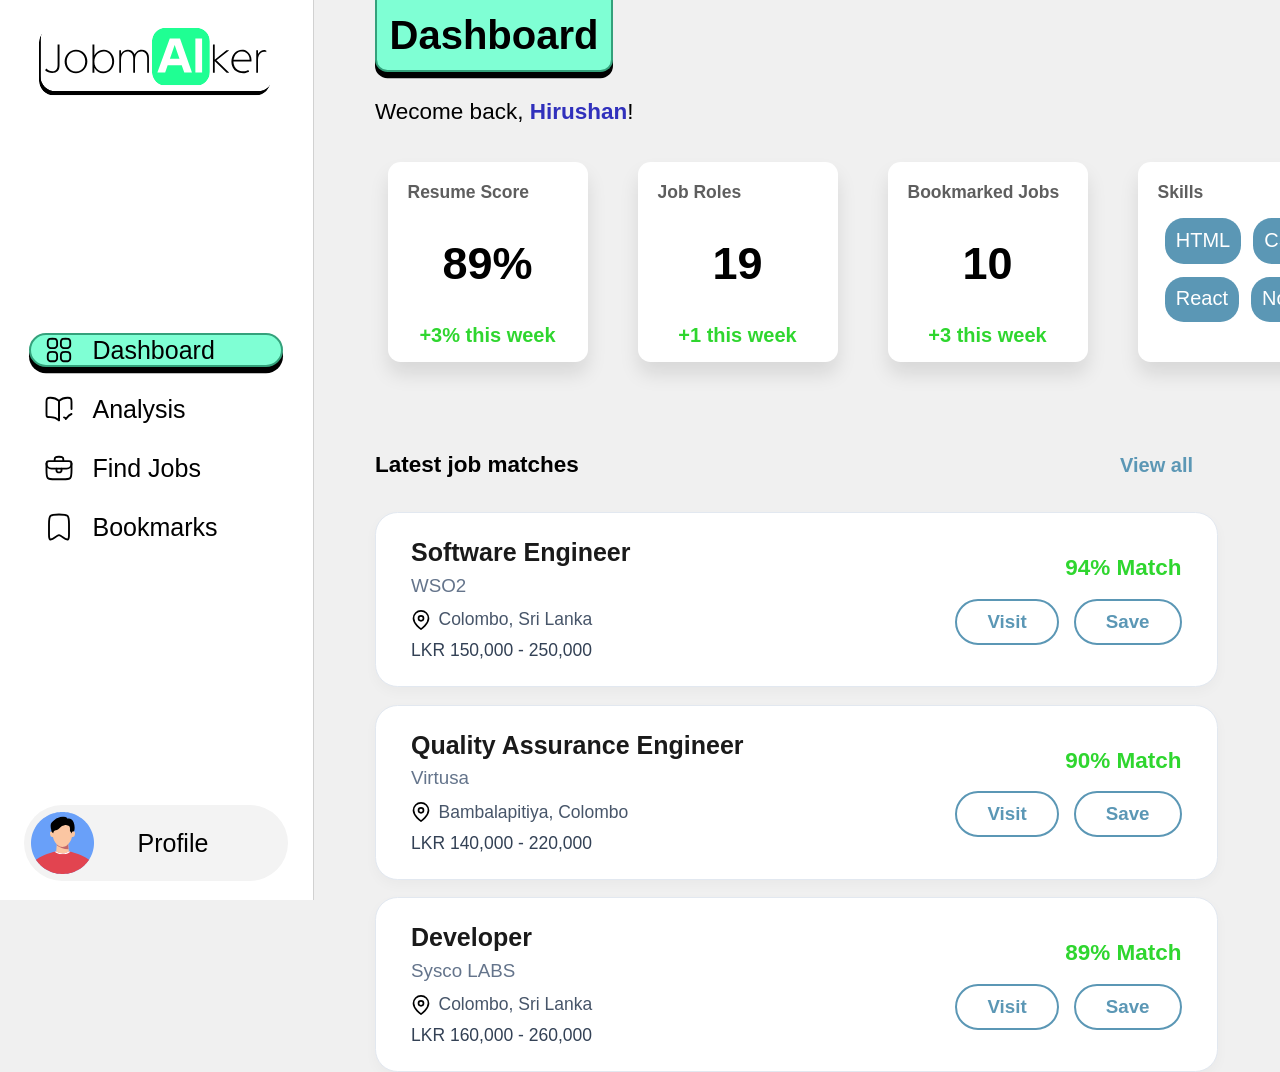
<file: Frontend/index.html>
<!DOCTYPE html>
<html>
  <head>
    <meta charset="UTF-8">
    <meta name="viewport" content="width=device-width, initial-scale=1.0">
    <link rel="preconnect" href="https://fonts.googleapis.com">
    <link rel="preconnect" href="https://fonts.gstatic.com" crossorigin>
    <link href="https://fonts.googleapis.com/css2?family=Geomini:wght@200..800&family=Roboto:ital,wght@0,100..900;1,100..900&display=swap" rel="stylesheet">
    <title>Dashboard</title>

    <link rel="stylesheet" href="Styles/general.css">
    <link rel="stylesheet" href="Styles/sidebar.css">
    <link rel="stylesheet" href="Styles/dashboard.css">
    <link rel="stylesheet" href="Styles/analysis.css">
    <link rel="stylesheet" href="Styles/jobroles.css">

  </head>
  <body>
    <div class="sidebar">
      <div id="sidebar-icon-container">
        <img id="sidebar-icon" src="icons/jobmaiker.svg">
      </div>

      <div id="sidebar-menu">
        <div class="sidebar-tab" data-target="dashboard-content">
          <img class="sidebar-icon" src="icons/dashboard.svg">
          <a class="sidebar-button" id="dashboard-tab" href="#dashboard-content">Dashboard</a>
        </div>
        <div class="sidebar-tab" data-target="analysis-content">
          <img class="sidebar-icon" src="icons/skill.svg">
          <a class="sidebar-button" id="analysis-tab" href="#analysis-content">Analysis</a>
        </div>
        <div class="sidebar-tab" data-target="jobroles-content">
          <img class="sidebar-icon" src="icons/jobroles.svg">
          <a class="sidebar-button" id="jobroles-tab" href="#jobroles-content">Find Jobs</a>
        </div>
        <div class="sidebar-tab" data-target="bookmark-content">
          <img class="sidebar-icon" src="icons/bookmark.svg">
          <a class="sidebar-button" id="bookmark-tab" href="#bookmark-content">Bookmarks</a>
        </div>
      </div>
      <div id="sidebar-profile-tab">
        <img id="sidebar-profile-icon" src="icons/profileicon.svg">
        <div id="profile-button">Profile</div>
      </div>
    </div>

    <div id="main-content">

      <!-- DASHBOARD -->
      <div id="dashboard-content" class="page-section">
        <h1 class="section-title">Dashboard</h1>
        <p class="welcome-message">Wecome back, <span id="welcome-user">Hirushan</span>!</p>
        <div id="dashboard-cards">
          <div id="resumescore-card">
            <div class="nc1">Resume Score</div>
            <div class="nc2">89%</div>
            <div class="nc3">+3% this week</div>
          </div>
          <div id="jobmatch-card">
            <div class="nc1">Job Roles</div>
            <div class="nc2">19</div>
            <div class="nc3">+1 this week</div>
          </div>
          <div id="bmjob-card">
            <div class="nc1">Bookmarked Jobs</div>
            <div class="nc2">10</div>
            <div class="nc3">+3 this week</div>
          </div>
          <div id="skills-card">
            <div class="nc1">Skills</div>
            <div id="skill-cloud">
            </div>
          </div>
        </div>
        <div id="job-match-section">
          <div id="job-match-section-top">
            <div id="job-match-section-title">
              Latest job matches
            </div>
            <div id="job-match-section-viewall">
              View all
            </div>
          </div>
          <div class="dashboard-job-matches-list">
            <div class="job-card">
              <div class="job-card-left">
                <h3 class="job-card-title" id="job-role-dashboard1">Software Engineer</h3>
                <div class="job-card-company" id="company-dashboard1">WSO2</div>
                <div class="job-card-location">
                  <img src="icons/location.svg" alt="Pin">
                  <span id="location-dashboard1">Colombo, Sri Lanka</span>
                </div>
                <div class="job-card-salary">LKR 150,000 - 250,000</div>
              </div>
              <div class="job-card-right">
                <div class="job-match-badge">94% Match</div>
                <div class="job-card-actions">
                  <button class="job-btn-visit">Visit</button>
                  <button class="job-btn-save">
                    <span>Save</span>
                  </button>
                </div>
              </div>
            </div>

            <div class="job-card">
              <div class="job-card-left">
                <h3 class="job-card-title">Quality Assurance Engineer</h3>
                <div class="job-card-company">Virtusa</div>
                <div class="job-card-location">
                  <img src="icons/location.svg" alt="Pin">
                  <span>Bambalapitiya, Colombo</span>
                </div>
                <div class="job-card-salary">LKR 140,000 - 220,000</div>
              </div>
              <div class="job-card-right">
                <div class="job-match-badge">90% Match</div>
                <div class="job-card-actions">
                  <button class="job-btn-visit">Visit</button>
                  <button class="job-btn-save">
                    <span>Save</span>
                  </button>
                </div>
              </div>
            </div>

            <div class="job-card">
              <div class="job-card-left">
                <h3 class="job-card-title">Developer</h3>
                <div class="job-card-company">Sysco LABS</div>
                <div class="job-card-location">
                  <img src="icons/location.svg" alt="Pin">
                  <span>Colombo, Sri Lanka</span>
                </div>
                <div class="job-card-salary">LKR 160,000 - 260,000</div>
              </div>
              <div class="job-card-right">
                <div class="job-match-badge">89% Match</div>
                <div class="job-card-actions">
                  <button class="job-btn-visit">Visit</button>
                  <button class="job-btn-save">
                    <span>Save</span>
                  </button>
                </div>
              </div>
            </div>
          </div>
        </div>
      </div>

      <!-- FIND JOBS -->
      <div id="jobroles-content" class="page-section">
        <h1 class="section-title">Find Jobs</h1>
        <p class="job-roles-subtitle">Jobs that best match your profile.</p>

        <div class="job-filter-bar">
          <div class="filter-group-left">
            <select class="job-filter-select" id="location-filter">
              <option value="all">All locations</option>
              <option value="Colombo, Sri Lanka">Colombo, Sri Lanka</option>
              <option value="Bambalapitiya, Colombo">Bambalapitiya, Colombo</option>
              <option value="Remote">Remote</option>
            </select>

            <select class="job-filter-select" id="jobtype-filter">
              <option value="" disabled selected hidden>Job types</option>
              <option value="all">All types</option>
              <option value="Full-time">Full-time</option>
              <option value="Part-time">Part-time</option>
              <option value="Contract">Contract</option>
            </select>

            <select class="job-filter-select" id="experience-filter">
              <option value="" disabled selected hidden>Experience level</option>
              <option value="all">All experience levels</option>
              <option value="Entry Level">Entry Level</option>
              <option value="Mid Level">Mid Level</option>
              <option value="Senior Level">Senior Level</option>
            </select>
          </div>

          <div class="filter-group-right">
            <span>Sort by:</span>
            <select class="job-filter-select" id="sort-filter">
              <option value="match">Best match</option>
              <option value="newest">Newest</option>
              <option value="salary-high">Highest salary</option>
            </select>
          </div>
        </div>

        <div class="job-list-container" id="job-roles-list">
          <!-- Job cards rendered dynamically -->
        </div>
      </div>

      <!-- Analysis -->
      <div id="analysis-content" class="page-section">
        <h1 class="section-title">Analysis</h1>
        <p id="analyse-message">Overview:</p>

        <div id="analysis-cards-r1">

          <div id="resumescore-card-analysis">
            <div class="ac1">Resume Score</div>
            <div class="ac2">89%</div>
            <div class="ac3" id="res-score-gain-analysis">+3% this week</div>
          </div>

          <div id="experience-card">
            <div class="ac1">Experience</div>
            <div class="ac2" id="experience-years">3.2 Years</div>
            <div class="ac3">Total Experience</div>
          </div>

          <div id="education-card">
            <div class="ac1">Education</div>
            <div id="education-scroll">
              <div id="degree-uni">
                <div class="degree">BSc in Computer Scienceeee</div>
                <div class="university-name">University of Peradeniya</div>
              </div>
            </div>
          </div>

        </div>

        <button id="analysis-update-resume">Update your resume</button>

        <div id="analysis-cards-r2">
          <p id="analysis-cards-r2-title">Top matching roles for you:</p>

          <div id="analysis-job-roles">
            <div class="job-description">
              <p class="job-title">Software Engineering</p>
              <div class="job-title-details">
                <p class="job-title-para">Solar energy is rapidly transforming the global power landscape. By harnessing the sun's rays through photovoltaic panels, homeowners and businesses can drastically reduce their electricity bills while lowering their carbon footprint. For instance, cities that invest in large-scale solar farms frequently report a measurable decline in greenhouse gas emissions within just a few years.</p>
              </div>
              <div class="analysis-job-search">
                <img src="icons/search.svg">
                <div>Search</div>
              </div>
            </div>
            <div class="job-description">
              <p class="job-title">Quallity Assuarance Engineer</p>
              <div class="job-title-details">
                <p class="job-title-para">Solar energy is rapidly transforming the global power landscape. By harnessing the sun's rays through photovoltaic panels, homeowners and businesses can drastically reduce their electricity bills while lowering their carbon footprint. For instance, cities that invest in large-scale solar farms frequently report a measurable decline in greenhouse gas emissions within just a few years.</p>
              </div>
              <div class="analysis-job-search">
                <img src="icons/search.svg">
                <div>Search</div>
              </div>
            </div>
            <div class="job-description">
              <p class="job-title">Quallity Assuarance Engineer</p>
              <div class="job-title-details">
                <p class="job-title-para">Solar energy is rapidly transforming the global power landscape. By harnessing the sun's rays through photovoltaic panels, homeowners and businesses can drastically reduce their electricity bills while lowering their carbon footprint. For instance, cities that invest in large-scale solar farms frequently report a measurable decline in greenhouse gas emissions within just a few years.</p>
              </div>
              <div class="analysis-job-search">
                <img src="icons/search.svg">
                <div>Search</div>
              </div>
            </div>


          </div>
        </div>

      </div>

      <!-- BOOKMARKS -->
      <div id="bookmark-content" class="page-section">
        <h1 class="section-title">Bookmarks</h1>
        <p class="job-roles-subtitle">Jobs you have saved for later</p>

        <div class="job-filter-bar">
          <div class="filter-group-left">
            <select class="job-filter-select" id="bm-location-filter">
              <option value="all">All locations</option>
              <option value="Colombo, Sri Lanka">Colombo, Sri Lanka</option>
              <option value="Bambalapitiya, Colombo">Bambalapitiya, Colombo</option>
              <option value="Remote">Remote</option>
            </select>

            <select class="job-filter-select" id="bm-jobtype-filter">
              <option value="" disabled selected hidden>Job types</option>
              <option value="all">All types</option>
              <option value="Full-time">Full-time</option>
              <option value="Part-time">Part-time</option>
              <option value="Contract">Contract</option>
            </select>

            <select class="job-filter-select" id="bm-experience-filter">
              <option value="" disabled selected hidden>Experience level</option>
              <option value="all">All experience levels</option>
              <option value="Entry Level">Entry Level</option>
              <option value="Mid Level">Mid Level</option>
              <option value="Senior Level">Senior Level</option>
            </select>
          </div>

          <div class="filter-group-right">
            <span>Sort by:</span>
            <select class="job-filter-select" id="bm-sort-filter">
              <option value="match">Best match</option>
              <option value="newest">Newest</option>
              <option value="salary-high">Highest salary</option>
            </select>
          </div>
        </div>

        <div class="job-list-container" id="bookmarks-list">
          <!-- Bookmarked job cards rendered dynamically -->
        </div>
      </div>

    </div>






    <script>
      // Navigation of the SPA
      document.addEventListener("DOMContentLoaded", () => {
        const tabs = document.querySelectorAll(".sidebar-tab");
        const sections = document.querySelectorAll(".page-section");

        function showSection(targetId) {
          sections.forEach(section => {
            section.classList.toggle("active", section.id === targetId);
          });

          tabs.forEach(tab => {
            tab.classList.toggle("active-tab", tab.dataset.target === targetId);
          });

          history.replaceState(null, "", `#${targetId}`);
        }

        tabs.forEach(tab => {
          tab.addEventListener("click", (e) => {
            e.preventDefault();
            const targetId = tab.dataset.target;
            showSection(targetId);
          });
        });
        const initial = window.location.hash.replace("#", "") || "dashboard-content";
        showSection(initial);
      });



      // Render skills to skill cloud in dashboard
      function renderSkills(skills) {
        const container = document.getElementById("skill-cloud");
        if (!container) return;
        container.innerHTML = ""; // clear existing/static tags

        skills.forEach(skill => {
          const tag = document.createElement("div");
          tag.className = "skill-tag";
          tag.textContent = skill;
          container.appendChild(tag);
        });
      }
      const mockSkills = ["HTML", "CSS", "JavaScript", "Python", "Java", "SQL", "React", "Node"];
      renderSkills(mockSkills);

      const mockVacancies = [{job_role:"Software Engineer", company:"WSO2", location:"Colombo, Sri Lanka", link:"#"}];

      function renderJobRole(vacancy){
        const roleEl = document.getElementById("job-role-dashboard1");
        const compEl = document.getElementById("company-dashboard1");
        const locEl = document.getElementById("location-dashboard1");
        if (roleEl) roleEl.innerHTML = vacancy[0].job_role;
        if (compEl) compEl.innerHTML = vacancy[0].company;
        if (locEl) locEl.innerHTML = vacancy[0].location;
      }
      renderJobRole(mockVacancies);



      // Sample Data
      const jobRolesData = [
        {
          id: 1,
          title: "Software Engineer",
          company: "WSO2",
          location: "Colombo, Sri Lanka",
          salary: "LKR 150,000 - 250,000",
          salaryValue: 250000,
          matchScore: 94,
          type: "Full-time",
          experience: "Mid Level",
          dateAdded: 10
        },
        {
          id: 2,
          title: "Full Stack Developer",
          company: "WSO2",
          location: "Colombo, Sri Lanka",
          salary: "LKR 150,000 - 250,000",
          salaryValue: 250000,
          matchScore: 94,
          type: "Full-time",
          experience: "Senior Level",
          dateAdded: 9
        },
        {
          id: 3,
          title: "Backend Developer",
          company: "WSO2",
          location: "Colombo, Sri Lanka",
          salary: "LKR 150,000 - 250,000",
          salaryValue: 250000,
          matchScore: 94,
          type: "Full-time",
          experience: "Mid Level",
          dateAdded: 8
        },
        {
          id: 4,
          title: "Quality Assurance Engineer",
          company: "Virtusa",
          location: "Bambalapitiya, Colombo",
          salary: "LKR 140,000 - 220,000",
          salaryValue: 220000,
          matchScore: 90,
          type: "Full-time",
          experience: "Entry Level",
          dateAdded: 7
        },
        {
          id: 5,
          title: "Developer",
          company: "Sysco LABS",
          location: "Colombo, Sri Lanka",
          salary: "LKR 160,000 - 260,000",
          salaryValue: 260000,
          matchScore: 89,
          type: "Full-time",
          experience: "Mid Level",
          dateAdded: 6
        },
        {
          id: 6,
          title: "DevOps Engineer",
          company: "IFS",
          location: "Remote",
          salary: "LKR 180,000 - 300,000",
          salaryValue: 300000,
          matchScore: 86,
          type: "Contract",
          experience: "Senior Level",
          dateAdded: 5
        }
      ];

      // Sample Data for Bookmarks Page
      const bookmarksData = [
        {
          id: 101,
          title: "Software Engineer",
          company: "WSO2",
          location: "Colombo, Sri Lanka",
          salary: "LKR 150,000 - 250,000",
          salaryValue: 250000,
          matchScore: 94,
          type: "Full-time",
          experience: "Mid Level",
          dateAdded: 5
        },
        {
          id: 102,
          title: "Full Stack Developer",
          company: "WSO2",
          location: "Colombo, Sri Lanka",
          salary: "LKR 150,000 - 250,000",
          salaryValue: 250000,
          matchScore: 94,
          type: "Full-time",
          experience: "Senior Level",
          dateAdded: 4
        },
        {
          id: 103,
          title: "Backend Developer",
          company: "WSO2",
          location: "Colombo, Sri Lanka",
          salary: "LKR 150,000 - 250,000",
          salaryValue: 250000,
          matchScore: 94,
          type: "Full-time",
          experience: "Mid Level",
          dateAdded: 3
        },
        {
          id: 104,
          title: "Senior React Developer",
          company: "99x",
          location: "Colombo, Sri Lanka",
          salary: "LKR 280,000 - 400,000",
          salaryValue: 400000,
          matchScore: 92,
          type: "Full-time",
          experience: "Senior Level",
          dateAdded: 2
        },
        {
          id: 105,
          title: "UI/UX Designer",
          company: "Creative Software",
          location: "Colombo, Sri Lanka",
          salary: "LKR 130,000 - 210,000",
          salaryValue: 210000,
          matchScore: 89,
          type: "Full-time",
          experience: "Mid Level",
          dateAdded: 1
        }
      ];

      function renderJobCard(job) {
        return `
          <div class="job-card" data-id="${job.id}">
            <div class="job-card-left">
              <h3 class="job-card-title">${job.title}</h3>
              <div class="job-card-company">${job.company}</div>
              <div class="job-card-location">
                <img src="icons/location.svg" alt="Pin">
                <span>${job.location}</span>
              </div>
              <div class="job-card-salary">${job.salary}</div>
            </div>
            <div class="job-card-right">
              <div class="job-match-badge">${job.matchScore}% Match</div>
              <div class="job-card-actions">
                <button class="job-btn-visit">Visit</button>
                <button class="job-btn-save">
                  <span>Save</span>
                </button>
              </div>
            </div>
          </div>
        `;
      }

      function renderBookmarkCard(job) {
        return `
          <div class="job-card" data-id="${job.id}">
            <div class="job-card-left">
              <h3 class="job-card-title">${job.title}</h3>
              <div class="job-card-company">${job.company}</div>
              <div class="job-card-location">
                <img src="icons/location.svg" alt="Pin">
                <span>${job.location}</span>
              </div>
              <div class="job-card-salary">${job.salary}</div>
            </div>
            <div class="job-card-right">
              <div class="job-match-badge">${job.matchScore}% Match</div>
              <div class="job-card-actions">
                <button class="job-btn-visit">Visit</button>
                <button class="job-btn-save bookmarked">
                  <span>Save</span>
                </button>
              </div>
            </div>
          </div>
        `;
      }

      function renderStaticJobs() {
        const jobRolesListEl = document.getElementById("job-roles-list");
        if (jobRolesListEl) {
          jobRolesListEl.innerHTML = jobRolesData.map(renderJobCard).join("");
        }

        const bookmarksListEl = document.getElementById("bookmarks-list");
        if (bookmarksListEl) {
          bookmarksListEl.innerHTML = bookmarksData.map(renderBookmarkCard).join("");
        }
      }

      document.addEventListener("DOMContentLoaded", renderStaticJobs);
      renderStaticJobs();




      // Resize the page according to the scaling of windows
      (function () {
        const DESIGN_DPR = 1.25;

        function applyScale() {
          const scale = DESIGN_DPR / window.devicePixelRatio;
          document.documentElement.style.zoom = scale;
        }

        applyScale();
        window.addEventListener("resize", applyScale);
      })();
    </script>
  </body>
</html>
</file>
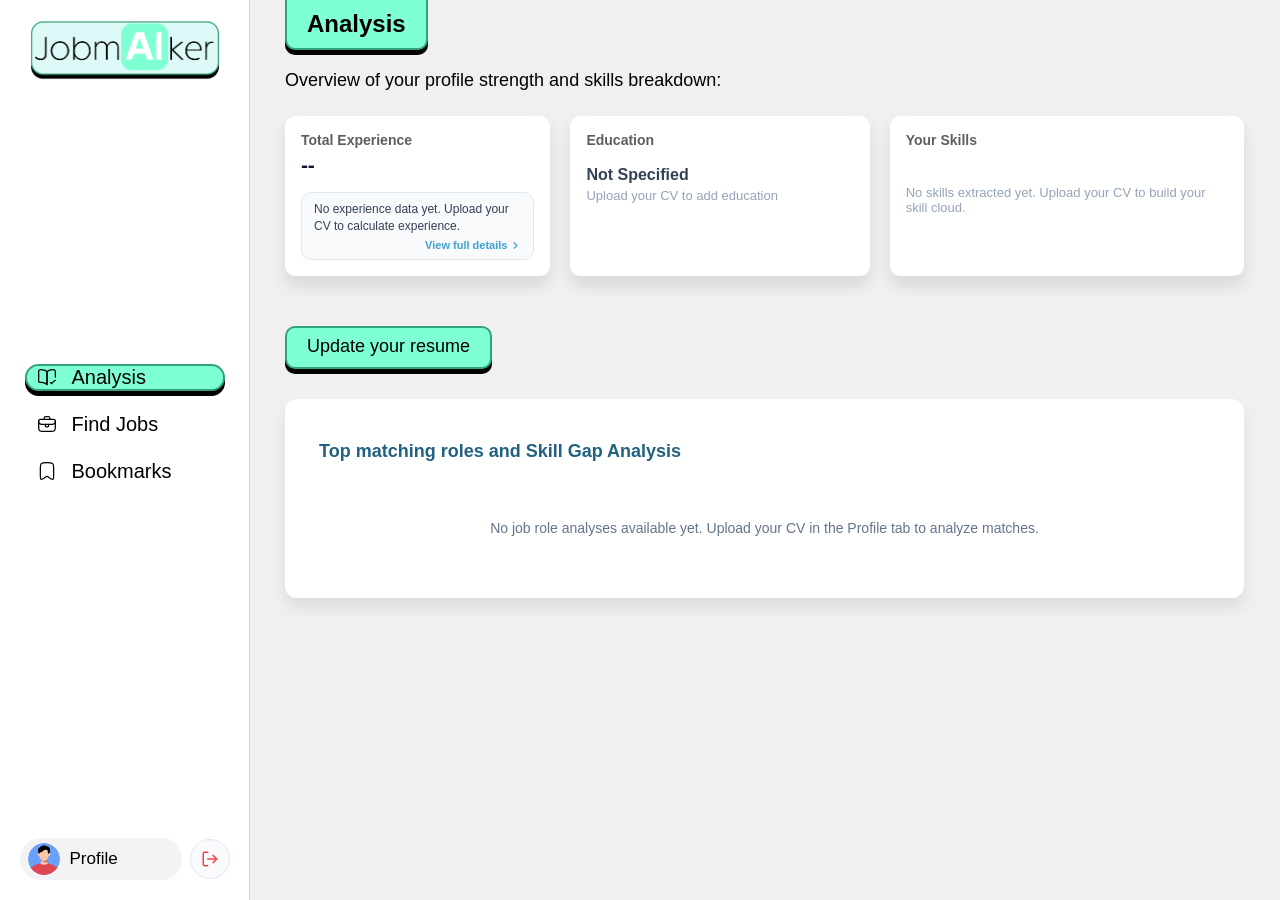
<file: jobmaiker_v6/index.html>
<!DOCTYPE html>
<html lang="en">
  <head>
    <meta charset="UTF-8">
    <meta name="viewport" content="width=device-width, initial-scale=1.0">
    <link rel="preconnect" href="https://fonts.googleapis.com">
    <link rel="preconnect" href="https://fonts.gstatic.com" crossorigin>
    <link href="https://fonts.googleapis.com/css2?family=Geomini:wght@200..800&family=Roboto:ital,wght@0,100..900;1,100..900&display=swap" rel="stylesheet">
    <title>JobmAIker</title>
    <link rel="icon" type="image/svg+xml" href="icons/favicon.png">

    <link rel="stylesheet" href="Styles/general.css">
    <link rel="stylesheet" href="Styles/sidebar.css">
    <link rel="stylesheet" href="Styles/analysis.css">
    <link rel="stylesheet" href="Styles/jobroles.css">
    <link rel="stylesheet" href="Styles/profile.css">
  </head>
  <body>
    <!-- SIDEBAR -->
    <div class="sidebar">
      <div id="sidebar-icon-container">
        <a href="/home" title="Go to Landing Page" style="display: inline-block; cursor: pointer; text-decoration: none;">
          <img id="sidebar-icon" src="icons/jobmaiker2.png" alt="JobMaker Logo" style="cursor: pointer;">
        </a>
      </div>

      <div id="sidebar-menu">
        <div class="sidebar-tab active-tab" data-target="analysis-content">
          <img class="sidebar-icon" src="icons/skill.svg" alt="Analysis">
          <a class="sidebar-button" id="analysis-tab" href="#analysis-content">Analysis</a>
        </div>
        <div class="sidebar-tab" data-target="jobroles-content">
          <img class="sidebar-icon" src="icons/jobroles.svg" alt="Find Jobs">
          <a class="sidebar-button" id="jobroles-tab" href="#jobroles-content">Find Jobs</a>
        </div>
        <div class="sidebar-tab" data-target="bookmark-content">
          <img class="sidebar-icon" src="icons/bookmark.svg" alt="Bookmarks">
          <a class="sidebar-button" id="bookmark-tab" href="#bookmark-content">Bookmarks</a>
        </div>
      </div>
      <div class="sidebar-bottom-row">
        <div id="sidebar-profile-tab" class="sidebar-tab" data-target="profile-content" title="View Profile">
          <img id="sidebar-profile-icon" src="icons/profileicon.svg" alt="Profile">
          <a class="sidebar-button" id="profile-tab" href="#profile-content">Profile</a>
        </div>
        <a href="/logout" id="sidebar-logout-btn" title="Log Out" aria-label="Log Out">
          <svg width="18" height="18" viewBox="0 0 24 24" fill="none" stroke="currentColor" stroke-width="2" stroke-linecap="round" stroke-linejoin="round">
            <path d="M9 21H5a2 2 0 0 1-2-2V5a2 2 0 0 1 2-2h4"></path>
            <polyline points="16 17 21 12 16 7"></polyline>
            <line x1="21" y1="12" x2="9" y2="12"></line>
          </svg>
        </a>
      </div>
    </div>

    <!-- MAIN CONTENT -->
    <div id="main-content">

      <!-- ANALYSIS SECTION (ACTIVE DEFAULT) -->
      <div id="analysis-content" class="page-section active">
        <h1 class="section-title">Analysis</h1>
        <p id="analyse-message">Overview of your profile strength and skills breakdown:</p>

        <div id="analysis-cards-r1">
          <div id="experience-card">
            <div class="ac1">Total Experience</div>
            <div class="experience-card-body">
              <div class="ac2" id="experience-years">--</div>
              <div class="experience-focus-container" id="experience-focus-box" title="Click to view full experience details">
                <div id="experience-focus" class="experience-focus-text">No experience data yet. Upload your CV to calculate experience.</div>
                <div class="experience-expand-hint">
                  <span>View full details</span>
                  <svg width="11" height="11" viewBox="0 0 24 24" fill="none" stroke="currentColor" stroke-width="2.5" stroke-linecap="round" stroke-linejoin="round">
                    <polyline points="9 18 15 12 9 6"></polyline>
                  </svg>
                </div>
              </div>
            </div>
          </div>

          <div id="education-card">
            <div class="ac1">Education</div>
            <div id="education-scroll">
              <div class="education-empty-state">
                <div class="edu-empty-title">Not Specified</div>
                <div class="edu-empty-sub">Upload your CV to add education</div>
              </div>
            </div>
          </div>

          <!-- SKILLS CLOUD IN ANALYSIS PAGE -->
          <div id="skills-card-analysis">
            <div class="ac1">Your Skills</div>
            <div id="skill-cloud">
              <p style="color: #94a3b8; font-size: 13px; padding: 12px 0;">No skills extracted yet. Upload your CV to build your skill cloud.</p>
            </div>
          </div>
        </div>

        <button id="analysis-update-resume">Update your resume</button>

        <div id="analysis-cards-r2">
          <p id="analysis-cards-r2-title">Top matching roles and Skill Gap Analysis</p>

          <div id="analysis-job-roles">
            <p style="color: #64748b; padding: 24px; text-align: center; font-size: 14px;">No job role analyses available yet. Upload your CV in the Profile tab to analyze matches.</p>
          </div>
        </div>

          </div>
        </div>

      </div>

      <!-- FIND JOBS SECTION -->
      <div id="jobroles-content" class="page-section">
        <h1 class="section-title">Find Jobs</h1>
        <p class="job-roles-subtitle">Jobs that best match your profile & skills.</p>

        <div class="job-filter-bar">
          <div class="filter-group-left">
            <select class="job-filter-select" id="jobrole-filter">
              <option value="all">All Matched Roles</option>
            </select>

            <select class="job-filter-select" id="location-filter">
              <option value="all">All locations</option>
              <option value="Sri Lanka">Sri Lanka</option>
              <option value="Remote">Remote</option>
            </select>

            <select class="job-filter-select" id="jobtype-filter">
              <option value="" disabled selected hidden>Job types</option>
              <option value="all">All types</option>
              <option value="Full-time">Full-time</option>
              <option value="Part-time">Part-time</option>
              <option value="Intern">Intern</option>
            </select>

            <select class="job-filter-select" id="experience-filter">
              <option value="" disabled selected hidden>Experience level</option>
              <option value="all">All experience levels</option>
              <option value="Entry Level">Entry Level</option>
              <option value="Mid Level">Mid Level</option>
              <option value="Senior Level">Senior Level</option>
            </select>
          </div>

          <div class="filter-group-right">
            <span>Sort by:</span>
            <select class="job-filter-select" id="sort-filter">
              <option value="match">Best match</option>
              <option value="newest">Newest</option>
              <option value="salary-high">Highest salary</option>
            </select>
          </div>
        </div>

        <div class="job-list-container" id="job-roles-list">
          <div style="text-align: center; padding: 48px 24px; color: #64748b;">
            <svg width="40" height="40" viewBox="0 0 24 24" fill="none" stroke="#94a3b8" stroke-width="1.8" stroke-linecap="round" stroke-linejoin="round" style="margin-bottom: 12px;">
              <rect x="2" y="7" width="20" height="14" rx="2" ry="2"></rect>
              <path d="M16 21V5a2 2 0 0 0-2-2h-4a2 2 0 0 0-2 2v16"></path>
            </svg>
            <p style="font-size: 16px; font-weight: 600; color: #1e293b; margin-bottom: 6px;">No jobs available yet</p>
            <p style="font-size: 14px;">Upload your CV in the Profile tab to analyze your skills and discover matching job opportunities.</p>
          </div>
        </div>
      </div>

      <!-- BOOKMARKS SECTION -->
      <div id="bookmark-content" class="page-section">
        <h1 class="section-title">Bookmarks</h1>
        <p class="job-roles-subtitle">Jobs you have saved for later</p>

        <div class="job-filter-bar">
          <div class="filter-group-left">
            <select class="job-filter-select" id="bm-jobrole-filter">
              <option value="all">All Matched Roles</option>
            </select>

            <select class="job-filter-select" id="bm-location-filter">
              <option value="all">All locations</option>
              <option value="Sri Lanka">Sri Lanka</option>
              <option value="Remote">Remote</option>
            </select>

            <select class="job-filter-select" id="bm-jobtype-filter">
              <option value="" disabled selected hidden>Job types</option>
              <option value="all">All types</option>
              <option value="Full-time">Full-time</option>
              <option value="Part-time">Part-time</option>
              <option value="Intern">Intern</option>
            </select>

            <select class="job-filter-select" id="bm-experience-filter">
              <option value="" disabled selected hidden>Experience level</option>
              <option value="all">All experience levels</option>
              <option value="Entry Level">Entry Level</option>
              <option value="Mid Level">Mid Level</option>
              <option value="Senior Level">Senior Level</option>
            </select>
          </div>

          <div class="filter-group-right">
            <span>Sort by:</span>
            <select class="job-filter-select" id="bm-sort-filter">
              <option value="match">Best match</option>
              <option value="newest">Newest</option>
              <option value="salary-high">Highest salary</option>
            </select>
          </div>
        </div>

        <div class="job-list-container" id="bookmarks-list">
          <div style="text-align: center; padding: 48px 24px; color: #64748b;">
            <svg width="40" height="40" viewBox="0 0 24 24" fill="none" stroke="#94a3b8" stroke-width="1.8" stroke-linecap="round" stroke-linejoin="round" style="margin-bottom: 12px;">
              <path d="M19 21l-7-5-7 5V5a2 2 0 0 1 2-2h10a2 2 0 0 1 2 2z"></path>
            </svg>
            <p style="font-size: 16px; font-weight: 600; color: #1e293b; margin-bottom: 6px;">No saved bookmarks yet</p>
            <p style="font-size: 14px;">Browse the Find Jobs tab and click "Save" on jobs you'd like to revisit later.</p>
          </div>
        </div>
      </div>

      <!-- PROFILE CONTENT -->
      <div id="profile-content" class="page-section">
        
        <!-- Profile Page Title-->
        <div class="profile-top-header">
          <div>
            <h1 class="profile-main-title">My Profile</h1>
            <p class="profile-subtitle">Manage your profile and preferences</p>
          </div>
          <button class="btn-edit-profile" id="toggle-edit-btn">
            <svg width="16" height="16" viewBox="0 0 24 24" fill="none" stroke="currentColor" stroke-width="2" stroke-linecap="round" stroke-linejoin="round">
              <path d="M12 20h9"></path>
              <path d="M16.5 3.5a2.121 2.121 0 0 1 3 3L7 19l-4 1 1-4L16.5 3.5z"></path>
            </svg>
            <span id="edit-btn-text">Edit Profile</span>
          </button>
        </div>

        <!-- Editable Form Section-->
        <div id="profile-edit-section" class="profile-edit-container" style="display: none;">
          <div class="profile-section-header">
            <h3>Edit Profile Details</h3>
            <p>Update your personal information, contact details, and social links.</p>
          </div>

          <form id="profile-edit-form" onsubmit="return false;">
            <div class="form-grid">
              <div class="form-group">
                <label for="input-name">Full Name</label>
                <input type="text" id="input-name" placeholder="Enter Full Name">
              </div>

              <div class="form-group">
                <label for="input-role">Job Role / Title</label>
                <input type="text" id="input-role" placeholder="e.g. Software Developer / Student">
              </div>

              <div class="form-group">
                <label for="input-location">Location</label>
                <input type="text" id="input-location" placeholder="e.g. Colombo, Sri Lanka">
              </div>

              <div class="form-group">
                <label for="input-email">Email Address</label>
                <input type="email" id="input-email" placeholder="email@example.com">
              </div>

              <div class="form-group">
                <label for="input-phone">Phone Number</label>
                <input type="text" id="input-phone" placeholder="e.g. +94 77 123 4567">
              </div>

              <div class="form-group">
                <label for="input-linkedin">LinkedIn URL</label>
                <input type="text" id="input-linkedin" placeholder="e.g. linkedin.com/in/username">
              </div>

              <div class="form-group">
                <label for="input-github">GitHub URL</label>
                <input type="text" id="input-github" placeholder="e.g. github.com/username">
              </div>

              <div class="form-group">
                <label for="input-web">Portfolio / Website</label>
                <input type="text" id="input-web" placeholder="e.g. myportfolio.com">
              </div>
            </div>

            <div class="form-actions">
              <button type="button" class="btn-save-changes" id="save-profile-btn">Save Changes</button>
              <button type="button" class="btn-cancel" id="cancel-profile-btn">Cancel</button>
            </div>
          </form>
        </div>

        <!-- Profile Display Card -->
        <div class="profile-main-card">
          <div class="profile-main-left">
            <div class="profile-avatar-container">
              <img id="profile-avatar-img" src="icons/profileicon.svg" alt="User Avatar">
              <label for="avatar-file-input" class="camera-badge" title="Change photo">
                <svg width="14" height="14" viewBox="0 0 24 24" fill="none" stroke="currentColor" stroke-width="2">
                  <path d="M23 19a2 2 0 0 1-2 2H3a2 2 0 0 1-2-2V8a2 2 0 0 1 2-2h4l2-3h6l2 3h4a2 2 0 0 1 2 2z"></path>
                  <circle cx="12" cy="13" r="4"></circle>
                </svg>
              </label>
              <input type="file" id="avatar-file-input" accept="image/*" style="display:none;">
            </div>

            <div class="profile-user-details">
              <h2 id="prof-display-name" class="user-fullname">User</h2>
              <p id="prof-display-role" class="user-job-role">No title set</p>
              
              <div class="user-meta-info">
                <div class="meta-item">
                  <svg width="16" height="16" viewBox="0 0 24 24" fill="none" stroke="#64748b" stroke-width="2">
                    <path d="M21 10c0 7-9 13-9 13s-9-6-9-13a9 9 0 0 1 18 0z"></path>
                    <circle cx="12" cy="10" r="3"></circle>
                  </svg>
                  <span id="prof-display-location">Not specified</span>
                </div>
                <div class="meta-item">
                  <svg width="16" height="16" viewBox="0 0 24 24" fill="none" stroke="#64748b" stroke-width="2">
                    <path d="M4 4h16c1.1 0 2 .9 2 2v12c0 1.1-.9 2-2 2H4c-1.1 0-2-.9-2-2V6c0-1.1.9-2 2-2z"></path>
                    <polyline points="22,6 12,13 2,6"></polyline>
                  </svg>
                  <span id="prof-display-email">Not specified</span>
                </div>
                <div class="meta-item">
                  <svg width="16" height="16" viewBox="0 0 24 24" fill="none" stroke="#64748b" stroke-width="2">
                    <path d="M22 16.92v3a2 2 0 0 1-2.18 2 19.79 19.79 0 0 1-8.63-3.07 19.5 19.5 0 0 1-6-6 19.79 19.79 0 0 1-3.07-8.67A2 2 0 0 1 4.11 2h3a2 2 0 0 1 2 1.72 12.84 12.84 0 0 0 .7 2.81 2 2 0 0 1-.45 2.11L8.09 9.91a16 16 0 0 0 6 6l1.27-1.27a2 2 0 0 1 2.11-.45 12.84 12.84 0 0 0 2.81.7A2 2 0 0 1 22 16.92z"></path>
                  </svg>
                  <span id="prof-display-phone">Not specified</span>
                </div>
              </div>
            </div>
          </div>

          <!-- <div class="profile-completion-wrapper">
            <span class="completion-title">Average Profile Score</span>
            <div class="completion-ring-chart">
              <svg viewBox="0 0 36 36" class="circular-chart">
                <path class="circle-bg" d="M18 2.0845 a 15.9155 15.9155 0 0 1 0 31.831 a 15.9155 15.9155 0 0 1 0 -31.831"></path>
                <path class="circle" stroke-dasharray="0, 100" d="M18 2.0845 a 15.9155 15.9155 0 0 1 0 31.831 a 15.9155 15.9155 0 0 1 0 -31.831"></path>
                <text x="18" y="20.35" class="percentage">0%</text>
              </svg>
            </div>
            <span class="completion-growth">Upload CV to build score</span>
          </div> -->
        </div>

        <div class="cv-upload-card">
          <div class="card-title-row" style="margin-bottom: 12px;">
            <div class="card-icon-badge blue-badge">
              <svg width="18" height="18" viewBox="0 0 24 24" fill="none" stroke="#0284c7" stroke-width="2">
                <path d="M14 2H6a2 2 0 0 0-2 2v16a2 2 0 0 0 2 2h12a2 2 0 0 0 2-2V8z"></path>
                <polyline points="14 2 14 8 20 8"></polyline>
                <line x1="12" y1="18" x2="12" y2="12"></line>
                <line x1="9" y1="15" x2="15" y2="15"></line>
              </svg>
            </div>
            <h3 class="card-header-title">My CV / Resume</h3>
          </div>
          <p class="profile-subtitle" style="margin-bottom: 15px;">Upload your CV to automatically parse details and update your profile insights.</p>
          
          <div id="cv-drop-zone" class="cv-drop-zone">
            <div class="cv-drop-icon" id="cv-drop-icon-container">
              <svg width="36" height="36" viewBox="0 0 24 24" fill="none" stroke="currentColor" stroke-width="2">
                <path d="M21 15v4a2 2 0 0 1-2 2H5a2 2 0 0 1-2-2v-4"></path>
                <polyline points="17 8 12 3 7 8"></polyline>
                <line x1="12" y1="3" x2="12" y2="15"></line>
              </svg>
            </div>
            <p class="cv-drop-text" id="cv-main-drop-text">Drag & drop your CV here, or <span style="color: #0284c7; font-weight: 600;">browse</span></p>
            <p class="cv-drop-subtext" id="cv-sub-drop-text">Supports PDF, DOCX (Max 5MB)</p>
            <input type="file" id="cv-file-input" accept=".pdf,.doc,.docx" style="display: none;">
          </div>

          <div id="cv-summary-section" class="cv-summary-container" style="display: none;">
            <h4 class="cv-summary-title">Parsed CV Summary</h4>
            <p id="cv-summary-content" class="cv-summary-text"></p>
            <div class="cv-file-meta">
              <span id="cv-file-name"></span>
              <span id="cv-upload-status" style="color: #10b981; font-weight: 600;"></span>
            </div>
          </div>
        </div>

      </div>

    </div>

    <!-- CV REVIEW & APPROVAL MODAL -->
    <div id="cv-review-modal" class="modal-overlay" style="display: none;">
      <div class="modal-card review-modal-card">
        <div class="review-modal-header">
          <div class="review-modal-header-left">
            <div class="review-modal-icon">
              <img src="icons/document.png" height="25px">
            </div>
            <div>
              <h2 class="review-modal-title">Review Extracted CV Details</h2>
            </div>
          </div>
          <div class="review-career-select-wrapper">
            <label for="review-career-select" class="review-career-select-label">Career Stage:</label>
            <select id="review-career-select" class="review-career-select">
              <option value="intern_fresher">Intern</option>
              <option value="experienced">Experienced</option>
            </select>
          </div>
        </div>

        <div class="review-modal-body">
          <!-- Top 2-Column Info Grid -->
          <div class="review-grid">
            <!-- Personal Info Card -->
            <div class="review-section-box">
              <h4 class="review-box-title">CV Candidate Details </h4>
              <div class="review-input-stack">
                <div class="review-input-group">
                  <label class="review-field-label">Full Name</label>
                  <input type="text" id="review-name" class="review-form-input" placeholder="Full Name">
                </div>
                <div class="review-input-group">
                  <label class="review-field-label">Current Role / Title</label>
                  <input type="text" id="review-role" class="review-form-input" placeholder="e.g. Computer Science Student">
                </div>
                <div class="review-input-row">
                  <div class="review-input-group" style="flex: 1;">
                    <label class="review-field-label">Email</label>
                    <input type="email" id="review-email" class="review-form-input" placeholder="email@example.com">
                  </div>
                  <div class="review-input-group" style="flex: 1;">
                    <label class="review-field-label">Phone</label>
                    <input type="text" id="review-phone" class="review-form-input" placeholder="+94 77 123 4567">
                  </div>
                  <div class="review-input-group" style="flex: 1;">
                    <label class="review-field-label">Location</label>
                    <input type="text" id="review-location" class="review-form-input" placeholder="City, Country">
                  </div>
                </div>
              </div>
            </div>

            <!-- Standardized Education Card -->
            <div class="review-section-box">
              <div class="review-box-header-flex">
                <h4 class="review-box-title">Education </h4>
              </div>
              <div class="review-input-stack">
                <div class="review-input-group">
                  <label class="review-field-label">Degree Title</label>
                  <input type="text" id="review-degree" class="review-form-input review-input-highlight" placeholder="e.g. B.Sc. in Computer Science">
                  <span class="review-input-hint">Tip: Typing 'BS.c' or 'bsc' will auto-format to 'B.Sc. in Computer Science'</span>
                </div>
                <div class="review-input-group">
                  <label class="review-field-label">University / Institute</label>
                  <input type="text" id="review-institute" class="review-form-input" placeholder="e.g. University of Jaffna">
                </div>
                <div class="review-input-group">
                  <label class="review-field-label">Duration & Graduation</label>
                  <input type="text" id="review-duration" class="review-form-input" placeholder="e.g. 2023 – Present • Expected 2027">
                </div>
              </div>
            </div>
          </div>

          <!-- Professional Summary -->
          <div class="review-section-box" style="margin-top: 14px;">
            <div class="review-box-header-flex">
              <h4 class="review-box-title">Professional Summary</h4>
            </div>
            <textarea id="review-summary" class="review-form-textarea" rows="3" placeholder="Candidate summary..."></textarea>
          </div>

          <!-- Extracted Skills -->
          <div class="review-section-box" style="margin-top: 14px;">
            <div class="review-box-header-flex">
              <h4 class="review-box-title">Extracted Technical Skills <span class="editable-pill-badge">Click × to remove, or add new</span></h4>
            </div>
            <div id="review-skills-cloud" class="review-skills-container">
              <!-- Interactive skill tags -->
            </div>
            <div class="review-skill-add-bar">
              <input type="text" id="review-add-skill-input" class="review-skill-input" placeholder="+ Add a technical skill (e.g. Docker, Python) and press Enter">
              <button type="button" id="review-add-skill-btn" class="btn-add-skill">Add</button>
            </div>
          </div>

          <!-- Calculated Job Match Previews -->
          <div class="review-section-box" style="margin-top: 14px;">
            <div class="review-box-header-flex">
              <h4 class="review-box-title">Adaptive Job Fit Preview</h4>
            </div>
            <div id="review-job-matches-list" class="review-matches-grid">
              <!-- Job matches preview cards rendered dynamically -->
            </div>
          </div>
        </div>

        <div class="review-modal-footer">
          <button type="button" class="btn-discard-cv" id="btn-discard-cv">
            Discard & Upload Different CV
          </button>
          <button type="button" class="btn-approve-cv" id="btn-approve-cv">
            Approve & Apply to Profile
          </button>
        </div>
      </div>
    </div>

    <!-- EXPERIENCE DETAIL POPUP MODAL -->
    <div id="experience-detail-modal" class="modal-overlay" style="display: none;" >
      <div class="modal-card experience-modal-card">
        <div class="experience-modal-header">
          <div class="experience-modal-header-left">
            <div class="experience-modal-icon">
              <img src="icons/skill.svg">
            </div>
            <div>
              <h2 class="experience-modal-title">Experience & Practical Projects</h2>
              <p class="experience-modal-subtitle">Full details parsed from your resume</p>
            </div>
          </div>
          <button class="experience-modal-close-btn" id="close-exp-modal-btn" aria-label="Close">
            <svg width="20" height="20" viewBox="0 0 24 24" fill="none" stroke="currentColor" stroke-width="2.2" stroke-linecap="round" stroke-linejoin="round">
              <line x1="18" y1="6" x2="6" y2="18"></line>
              <line x1="6" y1="6" x2="18" y2="18"></line>
            </svg>
          </button>
        </div>

        <div class="experience-modal-body">
          <div class="exp-text-block" id="exp-modal-full-summary">
            Loading experience details...
          </div>
        </div>
      </div>
    </div>

    <!-- JAVASCRIPT MODULES -->
    <script src="js/api.js?v=10"></script>
    <script src="js/analysis.js?v=10"></script>
    <script src="js/profile.js?v=10"></script>
    <script src="js/jobs.js?v=10"></script>
    <script src="js/main.js?v=10"></script>
  </body>
</html>
</file>
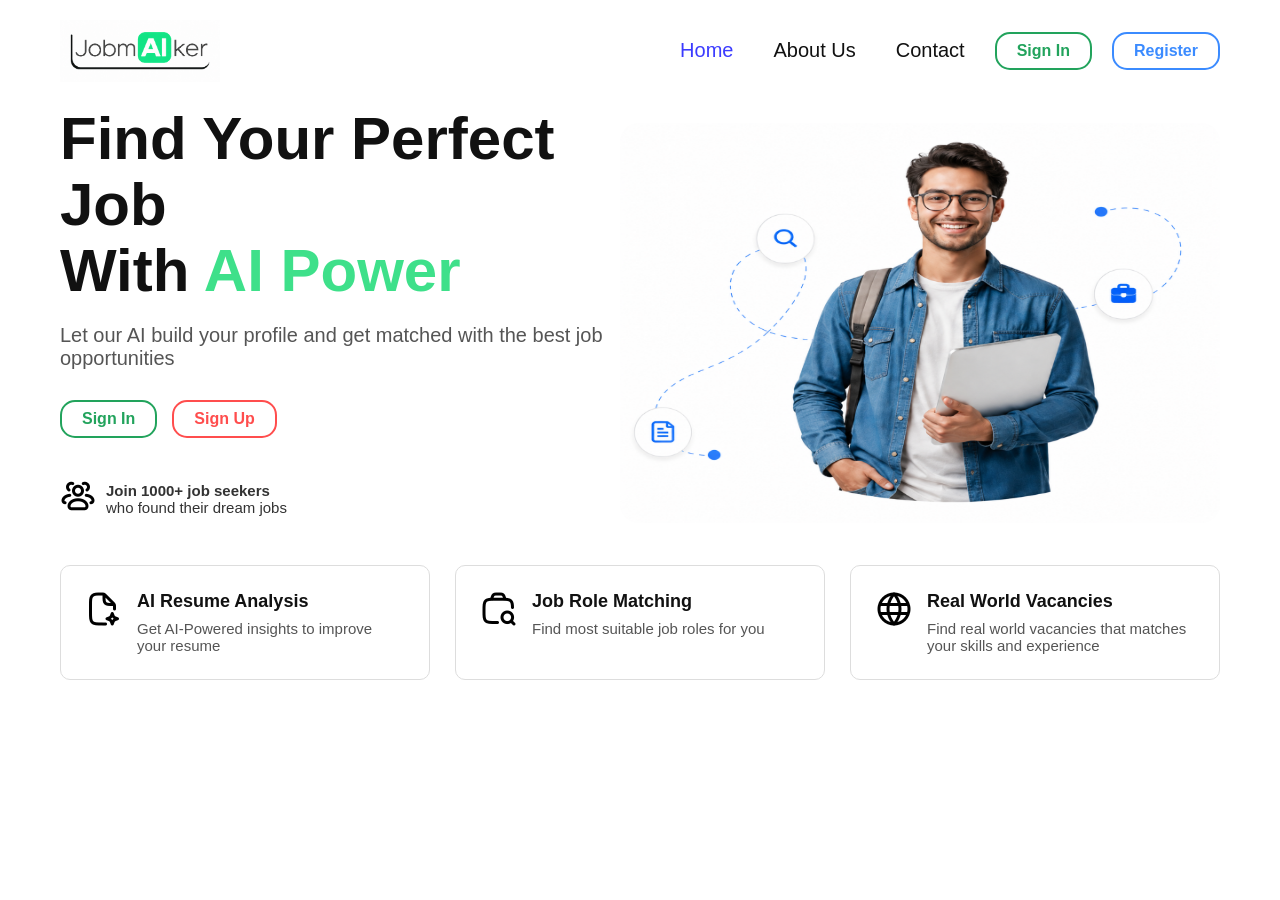
<file: Home_Page/Home.html>
<!DOCTYPE html>
<html lang="en">
<head>
<meta charset="UTF-8">
	<title>JobmAIker</title>
	<style>
	  * { box-sizing: border-box; }
	  body 
	  {
		margin: 0;
		font-family: Geomini,Arial;
		background: white;
		color: #111;
	  }



	  /* Header */
	  header 
	  {
		display: flex;
		justify-content: space-between;
		align-items: center;
		padding: 20px 60px;
	  }
	  
	  .logo img 
	  {
		width: 160px;
		height: auto;
		display: block;
	  }
	  
	  nav 
	  {
		display: flex;
		gap: 40px;
		font-size: 20px;
		margin-left: auto;
		margin-right: 30px;
	  }
	  
	  nav a 
	  {
		text-decoration: none;
		color: #111;
	  }
	  
	  nav a.active 
	  {
		color: #3b3bff;
	  }
	  
	  .header-buttons 
	  {
		display: flex;
		gap: 20px;
	  }
	  
	  .btn 
	  {
		padding: 8px 20px;
		border-radius: 15px;
		text-decoration: none;
		font-weight: bold;
		font-size: 16px;
		border: 2px solid transparent;
	  }
	  
	  .btn-signin 
	  {
		color: #22a35c;
		border-color: #22a35c;
		background: white;
	  }
	  .btn-signin:hover 
	  {
		background: #22a35c;
		color: white;
	  }
		
	  .btn-register 
	  {
		color: #3b8bff;
		border-color: #3b8bff;
		background: white;
	  }
	  .btn-register:hover 
	  {
		background: #3b8bff;
		color: white;
	  }



	  /* Hero */
	  .hero 
	  {
		display: flex;
		justify-content: space-between;
		align-items: center;
		padding: 4px 60px;
	  }
	  
	  .hero-text 
	  {
		max-width: 620px;
	  }
	  
	  .hero-text h1 
	  {
		font-size: 60px;
		line-height: 1.1;
		margin: 0 0 20px 0;
	  }
	  
	  .hero-text h1 .green 
	  {
		color: #3ee08a;
	  }
	  
	  .hero-text p 
	  {
		font-size: 20px;
		color: #555;
		margin-bottom: 30px;
	  }
	  
	  .hero-buttons 
	  {
		display: flex;
		gap: 15px;
		margin-bottom: 40px;
	  }
	  
	  .btn-signup 
	  {
		color: #ff4d4d;
		border-color: #ff4d4d;
		background: white;
	  }
	  .btn-signup:hover 
	  {
		background: #ff4d4d;
		color: white;
	  }
	  
	  .join-text 
	  {
		display: flex;
		align-items: center;
		gap: 10px;
		font-size: 15px;
		color: #333;
		margin-bottom: 20px;
	  }
	  
	  .join-text strong 
	  {
		display: block;
		
	  }

	  .hero-image 
	  {
		position: relative;
		width: 620px;
	  }
	  
	  .hero-image img 
	  {
		width: 600px;
		height: 400px;
		border-radius: 20px;
		display: block;
	  }



	  /* Feature cards */
	  .features 
	  {
		display: flex;
		gap: 25px;
		padding: 20px 60px 60px 60px;
	  }
	  
	  .card 
	  {
		flex: 1;
		background: white;
		border: 1px solid #ddd;
		border-radius: 10px;
		padding: 25px;
		display: flex;
		gap: 15px;
		align-items: flex-start;
	  }
	  
	  .card h3 
	  {
		margin: 0 0 8px 0;
		font-size: 18px;
	  }
	  
	  .card p 
	  {
		margin: 0;
		color: #555;
		font-size: 15px;
	  }
	  
	  .icon 
	  {
		font-size: 30px;
	  }
	</style>
</head>


<body>
	<header>
	  <div class="logo">
		<img src="Logo.png" alt="JobmAIker">
	  </div>
	  <nav>
		<a href="#" class="active">Home</a>
		<a href="#">About Us</a>
		<a href="#">Contact</a>
	  </nav>
	  <div class="header-buttons">
		<a href="#" class="btn btn-signin">Sign In</a>
		<a href="#" class="btn btn-register">Register</a>
	  </div>
	</header>

	<section class="hero">
	  <div class="hero-text">
		<h1>Find Your Perfect Job<br>With <span class="green">AI Power</span></h1>
		<p>Let our AI build your profile and get matched with the best job opportunities</p>
		<div class="hero-buttons">
		  <a href="#" class="btn btn-signin">Sign In</a>
		  <a href="#" class="btn btn-signup">Sign Up</a>
		</div>
		<div class="join-text">
		  <span class="icon">
			<img src="Icon_1.png">
		  </span>
		  <span>
			<strong>Join 1000+ job seekers</strong>
			who found their dream jobs
		  </span>
		</div>
	  </div>

	  <div class="hero-image">
		<img src="Main_Picture.png" alt="Job seeker">
	  </div>
	</section>

	<section class="features">
	  <div class="card">
		<span class="icon">
			<img src="Icon_2.png">
		</span>
		<div>
		  <h3>AI Resume Analysis</h3>
		  <p>Get AI-Powered insights to improve your resume</p>
		</div>
	  </div>
	  <div class="card">
		<span class="icon">
			<img src="Icon_3.png">
		</span>
		<div>
		  <h3>Job Role Matching</h3>
		  <p>Find most suitable job roles for you</p>
		</div>
	  </div>
	  <div class="card">
		<span class="icon">
			<img src="Icon_4.png">
		</span>
		<div>
		  <h3>Real World Vacancies</h3>
		  <p>Find real world vacancies that matches your skills and experience</p>
		</div>
	  </div>
	</section>

</body>
</html>
</file>
<file: Frontend/Styles/general.css>
body{
    font-family:Geomini,Arial;
    margin:0;
    padding-left:300px;
    padding-right:50px;
    background-color: rgb(240, 240, 240);
}
.page-section {
    display: none;
    max-width: 1300px;
}
.section-title{
    background-color:aquamarine;
    width:fit-content;
    padding:10px;
    margin-top:0;
    border:2px solid #34a17b;
    border-top:none;
    border-radius:10px;
    border-top-left-radius: 0px;
    border-top-right-radius: 0px;
    box-shadow:0px 5px 0px rgba(0, 0, 0, 1);
}
.page-section.active {
    display: block;
}
</file>
<file: Frontend/Styles/sidebar.css>
button{
    font-family: Geomini,Arial;
}

.sidebar{
    display:flex;
    flex-direction: column;
    justify-content: space-between;
    background-color: rgb(255, 255, 255);
    width:250px;
    align-items: center;
    position:fixed;
    top:0;
    left:0;
    bottom: 0;
    z-index: 0;
    border-right-style:solid;
    border-color: rgb(209, 209, 209);
    border-width:1px;
}
#sidebar-icon{
    height:60px;
}
#sidebar-icon-container{
    margin-top:20px;
}
#sidebar-menu{
    display:flex;
    flex-direction:column;
    height:100px;
    margin-top:5px;
    margin-bottom:100px;
    min-height: fit-content;

}
.sidebar-tab{
    display:flex;
    flex-direction: row;
    width:200px;
    height:40px;
    background-color: white;
    border:2px solid transparent;
    margin-bottom:20px;
    cursor:pointer;
    border-radius:14px;
    transition: background-color 0.3s ease;
    align-items: center;
    cursor: pointer;
    transition: box-shadow 0.3s ease;

}
.sidebar-tab.active-tab {
    font-weight: 700;
    background-color: aquamarine;
    border:2px solid #34a17b;
    box-shadow:0px 5px 0px rgba(0, 0, 0, 1);
}
        
.sidebar-icon{
    margin-left:10px;
}
.sidebar-button{
    margin-left:15px;
    font-size:20px;
    font-weight:500;
    align-items: center;
    text-decoration: none;
    color: inherit;
    
}

.sidebar-tab:hover{
    background-color: aquamarine;
    border:2px solid #34a17b;
}
#sidebar-profile-tab{
    margin-bottom:15px;
    background-color: rgb(243, 243, 243);
    display:flex;
    flex-direction: row;
    align-items: center;
    width:200px;
    border-radius:100px;
    transition: background-color 0.3s ease;
    padding:4px;
    cursor:pointer;
    border: 2px solid transparent;
}
#sidebar-profile-icon{
    width:50px;
}
#profile-button{
    border-style:none;
    width:fit-content;
    margin-left:35px;
    font-size:20px;
    font-weight:500;
}
#sidebar-profile-tab:hover{
    background-color: aquamarine;
    color:#0d6244;
    border-color:#0d6244;

}
</file>
<file: Frontend/Styles/dashboard.css>
.welcome-message{
    font-size: 18px;
}
#welcome-user{
    font-weight:800;
    color:rgb(48, 48, 188);
}
#dashboard-cards{
    display:flex;
    flex-direction: row;
    justify-content: space-between;
    min-width:fit-content;
    max-width: 1300px;
    padding:10px;
    padding-right:0px;
    margin-top:20px;
}

#jobmatch-card,#bmjob-card,#resumescore-card{
    display:flex;
    flex-direction: column;
    align-items: left;
    background-color:white;
    width:160px;
    margin-right:40px;
    height:160px;
    border-radius: 10px;
    transition:background-color 0.3s ease;
}

#jobmatch-card:hover,#bmjob-card:hover,#resumescore-card:hover,#skills-card:hover{
    background-color: aquamarine;
}

.nc1{
    font-size:14px;
    font-weight:600;
    margin-top:16px;
    margin-left:16px;
    text-align:left;
    color:rgb(94, 94, 94);
}
.nc2{
   margin-top:28px;
   font-size:36px;
   font-weight:600;
   text-align:center;

}
.nc3{
    margin-top:auto;
    margin-bottom:12px;
    font-weight:700;
    color:rgb(47, 214, 47);
    text-align:center;
}
#skills-card{
    display:flex;
    flex-direction: column;
    width:500px;
    background-color:white;
    border-radius: 10px;
    height:160px;
    transition:background-color 0.3s ease;
}
#skill-cloud{
    margin-top:12px;
    padding-left:22px;
    padding-right:22px;
    display:flex;
    flex-wrap:wrap;
    gap:10px;
    overflow-y:auto;
    scrollbar-width: none;
}
.skill-tag{
    background-color: rgb(91, 151, 181);
    font-weight:500;
    padding:7px;
    padding-bottom:8px ;
    width:fit-content;
    border:2px solid transparent;
    border-radius:15px;
    color:white;
    cursor:pointer;
    transition:background-color 0.4s ease;
}
.skill-tag:hover{
    background-color: white;
    color: rgb(91, 151, 181);
    border:2px,solid,rgb(91, 151, 181);
}
#jobmatch-card,#bmjob-card,#resumescore-card,#skills-card{
    box-shadow:0px 10px 15px rgba(0, 0, 0, 0.1);
}
#job-match-section{
    display:flex;
    flex-direction: column;
    width:100%;
    min-width: fit-content;
    max-width: 1300px;
    margin-top:20px;
}

.dashboard-job-matches-list {
    display: flex;
    flex-direction: column;
    gap: 14px;
    margin-top: 15px;
}

#job-match-section-top{
    margin-top:30px;
    display:flex;
    flex-direction: row;
    justify-content: space-between;
    align-items: center;
    height:45px;
}
#job-match-section-title{
    font-size:18px;
    font-weight:600;
}
#job-match-section-viewall{
    padding:8px;
    color: rgb(91, 151, 181);
    font-weight:700;
    cursor:pointer;
    border:2px solid transparent;
    border-radius:10px;
    margin-right:10px;
    transition:border 0.3s ease;
}
#job-match-section-viewall:hover{
    border:2px solid rgb(91, 151, 181);
    border-radius:10px;
}
.job-match-section-item{
    display:flex;
    flex-direction: row;
    align-items: center;
    margin-top:5px;
    margin-bottom:5px;
    height:40px;
    flex:1;
    background-color: white;
    border-radius:12px;
    box-shadow:0px 10px 15px rgba(0, 0, 0, 0.1);
}
.jmsiim{
    margin-left:55px;
    height:40px;
    width:40px;
    border-style:solid;
}
.jmsi1{
    display:flex;
    flex-direction: column;
    justify-content: space-between;
    margin-left:20px;
    height:65%;
    min-width:700px;
}
.job-role-dashboard{
    font-size: 18px ;
    font-weight:600;
}
.company-dashboard{
    font-size:17px;
    padding-bottom:5px;
}
.location-dashboard{
    font-size:14px;
    color:rgb(108, 108, 108);
}
.jmsi2{
    margin-right:30px;
}
.matchscore-dashboard{
    font-size:18px;
    font-weight:700;
    color:rgb(47, 214, 47);
}
.jmsi3, .jmsi4 {
    margin-right: 15px;
    border: 2px solid rgb(91, 151, 181);
    color: rgb(91, 151, 181);
    background-color: transparent;
    border-radius: 25px;
    padding: 8px 24px;
    font-size: 15px;
    font-weight: 600;
    cursor: pointer;
    display: inline-flex;
    align-items: center;
    justify-content: center;
    gap: 8px;
    transition: background-color 0.3s ease, color 0.3s ease, box-shadow 0.3s ease, border-color 0.3s ease;
    text-decoration: none;
}

.jmsi3:hover, .jmsi4:hover {
    background-color: rgb(91, 151, 181);
    color: white;
    box-shadow: 0px 4px 12px rgba(91, 151, 181, 0.3);
}

.jmsi4.bookmarked {
    background-color: rgb(91, 151, 181);
    color: white;
}

.jmsi4.bookmarked:hover {
    background-color: #e11d48;
    border-color: #e11d48;
    color: white;
}

.jmsi3 svg,
.jmsi4 svg {
    width: 16px;
    height: 16px;
    stroke: currentColor;
    transition: stroke 0.3s ease, fill 0.3s ease;
}

.jmsi4.bookmarked svg {
    fill: currentColor;
    stroke: currentColor;
}
</file>
<file: Frontend/Styles/analysis.css>
#analyse-message{
    font-size:18px;
    margin-top:40px;
    margin-bottom:5px;
    font-weight:500;
}

#analysis-cards-r1{
    display:flex;
    flex-direction: row;
    justify-content: space-between;
    min-width:fit-content;
    max-width: 1300px;
    padding:10px;
    padding-right:0px;
    margin-top:0px;
    vertical-align: top;
    height:220px;
    height:fit-content;
}
#experience-card,#education-card,#resumescore-card-analysis{
    display:flex;
    flex-direction: column;
    align-items: left;
    background-color:white;
    min-width:160px;
    max-width:fit-content;
    margin-right:40px;
    height:160px;
    border-radius: 10px;
    transition:background-color 0.3s ease;
    box-shadow:0px 10px 15px rgba(0, 0, 0, 0.1);
}
#experience-card:hover,#education-card:hover,#resumescore-card-analysis:hover{
    background-color: aquamarine;
}

#experience-card{
    min-width:max-content;
}
#education-card{
    max-width: 650px;
    min-width: 650px;
    min-height:160px;
    height:fit-content;
    max-height:195px;
}
#education-scroll{
    margin-top:12px;
    padding-left:22px;
    padding-right:22px;
    display:flex;
    flex-wrap:wrap;
    gap:10px;
    overflow-y:auto;
    scrollbar-width: none;
}
#degree-uni{
    background-color: rgb(104, 176, 211);
    padding:10px;
    width:fit-content;
    border:2px solid transparent;
    border-radius:15px;
    cursor:pointer;
    transition:background-color 0.4s ease;
}
.degree{
    font-size:20px;
    color:white;
    font-weight:600;
}
.university-name{
    font-size:16px;
    font-weight:500;
}

.ac1{
    font-size:14px;
    font-weight:600;
    margin-top:16px;
    margin-left:16px;
    text-align:left;
    color:rgb(94, 94, 94);
}
.ac2{
   margin-top:28px;
   font-size:36px;
   font-weight:600;
   text-align:center;
}
.ac3{
    margin-top:auto;
    margin-bottom:12px;
    font-weight:700;
    color:rgb(94, 94, 94);
    text-align:center;
}
#res-score-gain-analysis{
    color:rgb(47, 214, 47);
}
#experience-years{
    margin-left:15px;
    margin-right:15px;
    font-size:28px;
}

#analysis-update-resume{
    background-color: aquamarine;
    padding:10px;
    padding-top:8px;
    font-size:18px;
    font-weight:500;
    margin:10px;
    margin-bottom:50px;
    border: 2px solid #34a17b;
    border-radius:10px;
    cursor:pointer;
    transition:background-color 0.3s ease;
    box-shadow:0px 5px 0px rgba(0, 0, 0, 1);
}

#analysis-update-resume:hover{
    background-color: white;
}

#analysis-cards-r2{
    display: flex;
    flex-direction: column;
    height:fit-content;
    min-width: fit-content;
    background-color: white;
    padding:10px;
    border-radius:10px;
    box-shadow:0px 10px 15px rgba(0, 0, 0, 0.1);
}

#analysis-job-roles{
    display:flex;
    flex-direction: column;
    min-width: fit-content;
}
.job-description{
    display:flex;
    flex-direction: row;
    justify-content: space-between;
    align-items: center;
    margin-bottom:10px;
    background-color:rgb(240, 240, 240);
    border-radius: 10px;
    border-bottom:1px solid rgb(209, 209, 209);
}
.job-title{
    margin-left:10px;
    font-size: 20px;
    font-weight:600;
    min-width:300px;
    text-align: center;
}
.job-title-details{
    background-color: white;
    padding-left:20px;
    padding-right:20px;
    margin:10px;
    margin-top:15px;
    margin-bottom:15px;
    border-radius:10px;
    min-width:500px;
    max-width:500px;
    min-height:50px;
    height:fit-content;
}
.job-title-para{
    text-align:justify;
    line-height:25px;
}
.analysis-job-search{
    display: flex;
    flex-direction: row;
    align-items: center;
    margin-right:60px;
    margin-left:20px;
    border:2px solid rgb(104, 176, 211);
    border-radius:10px;
    padding:8px;
    transition:background-color 0.4s ease;
    cursor:pointer;
}
.analysis-job-search:hover{
    background-color: rgb(104, 176, 211);
}
.analysis-job-search > img{
    height:24px;
}
.analysis-job-search > div{
    margin-bottom:2px;
    font-weight: 500;
    font-size:16px;
}
#analysis-cards-r2-title{
    font-size:18px;
    margin-left:10px;
    margin-bottom:25px;
    font-weight:600;
    color:rgb(33, 98, 131);
}
</file>
<file: Frontend/Styles/jobroles.css>
.job-roles-subtitle {
  font-size: 18px;
  color: black;
  margin-top: 12px;
  margin-bottom: 24px;
  font-weight: 400;
}


.job-filter-bar {
  display: flex;
  flex-wrap: wrap;
  align-items: center;
  justify-content: space-between;
  gap: 15px;
  margin-bottom: 20px;
  max-width: 1300px;
}

.filter-group-left {
  display: flex;
  align-items: center;
  gap: 12px;
  flex-wrap: wrap;
}

.filter-group-right {
  display: flex;
  align-items: center;
  gap: 8px;
  font-weight: 500;
  font-size: 15px;
  color: #444;
}

.job-filter-select {
  background-color: white;
  border: 1px solid #ccc;
  border-radius: 8px;
  padding: 8px 16px;
  font-family: Geomini, Arial, sans-serif;
  font-size: 14px;
  font-weight: 500;
  color: #333;
  cursor: pointer;
  outline: none;
  box-shadow: 0px 2px 4px rgba(0, 0, 0, 0.05);
  transition: border-color 0.3s ease, box-shadow 0.3s ease;
}

.job-filter-select:hover,
.job-filter-select:focus {
  border-color: rgb(91, 151, 181);
  box-shadow: 0px 4px 8px rgba(91, 151, 181, 0.15);
}

/* Outer Container Card */
.job-list-container {
  background-color: white;
  border: 1.5px solid #dcdcdc;
  border-radius: 20px;
  padding: 24px;
  box-shadow: 0px 10px 15px rgba(0, 0, 0, 0.08);
  display: flex;
  flex-direction: column;
  gap: 18px;
  max-width: 1300px;
  max-height: 620px;
  overflow-y: auto;
}

.job-list-container::-webkit-scrollbar {
  width: 8px;
}

.job-list-container::-webkit-scrollbar-track {
  background: #f1f1f1;
  border-radius: 10px;
}

.job-list-container::-webkit-scrollbar-thumb {
  background: rgb(91, 151, 181);
  border-radius: 10px;
}

.job-list-container::-webkit-scrollbar-thumb:hover {
  background: #34a17b;
}


.no-jobs-message {
  text-align: center;
  padding: 40px 20px;
  color: #777;
  font-size: 16px;
  font-weight: 500;
}


.job-card {
  background-color: white;
  border: 1.5px solid #e2e8f0;
  border-radius: 18px;
  padding: 20px 28px;
  display: flex;
  justify-content: space-between;
  align-items: center;
  transition: border-color 0.3s ease, box-shadow 0.3s ease, background-color 0.3s ease;
  box-shadow: 0px 4px 10px rgba(0, 0, 0, 0.03);
}

.job-card:hover {
  border-color: rgb(91, 151, 181);
  box-shadow: 0px 8px 20px rgba(91, 151, 181, 0.12);
  background-color: #fafdfd;
}


.job-card-left {
  display: flex;
  flex-direction: column;
  gap: 4px;
}

.job-card-title {
  font-size: 20px;
  font-weight: 700;
  color: #1a1a1a;
  margin: 0;
}

.job-card-company {
  font-size: 15px;
  font-weight: 500;
  color: #64748b;
  margin: 2px 0 6px 0;
}

.job-card-location {
  display: flex;
  align-items: center;
  gap: 6px;
  font-size: 14px;
  color: #475569;
  font-weight: 400;
}

.job-card-location img,
.job-card-location svg {
  width: 16px;
  height: 16px;
  color: #475569;
}

.job-card-salary {
  font-size: 14px;
  font-weight: 500;
  color: #334155;
  margin-top: 4px;
}

/* Right Section */
.job-card-right {
  display: flex;
  flex-direction: column;
  align-items: flex-end;
  gap: 14px;
}

.job-match-badge {
  font-size: 18px;
  font-weight: 700;
  color: rgb(47, 214, 47);
}

.job-card-actions {
  display: flex;
  align-items: center;
  gap: 12px;
}


.job-btn-visit,.job-btn-save {
  border: 2px solid rgb(91, 151, 181);
  color: rgb(91, 151, 181);
  background-color: transparent;
  border-radius: 25px;
  padding: 8px 24px;
  font-size: 15px;
  font-weight: 600;
  cursor: pointer;
  display: flex;
  align-items: center;
  justify-content: center;
  gap: 8px;
  transition: background-color 0.3s ease, color 0.3s ease, box-shadow 0.3s ease, border-color 0.3s ease;
  text-decoration: none;
}

.job-btn-visit:hover {
  background-color: rgb(91, 151, 181);
  color: white;
  box-shadow: 0px 4px 12px rgba(91, 151, 181, 0.3);
}

.job-btn-save:hover {
  background-color: rgb(91, 151, 181);
  color: white;
  box-shadow: 0px 4px 12px rgba(91, 151, 181, 0.3);
}

.job-btn-save.bookmarked {
  background-color: rgb(91, 151, 181);
  color: white;
}

.job-btn-save.bookmarked:hover {
  background-color: #e11d48;
  border-color: #e11d48;
  color: white;
}

.job-btn-save svg {
  width: 16px;
  height: 16px;
  stroke: currentColor;
  transition: stroke 0.3s ease, fill 0.3s ease;
}

.job-btn-save.bookmarked svg {
  fill: currentColor;
  stroke: currentColor;
}
</file>
<file: jobmaiker_v6/Styles/general.css>
html {
  box-sizing: border-box;
}

*, *:before, *:after {
  box-sizing: inherit;
}

body {
  font-family: Geomini, Arial, sans-serif;
  margin: 0;
  padding-left: 285px;
  padding-right: 36px;
  background-color: rgb(240, 240, 240);
  min-width: 1100px; /* Never shrinks past this safe minimum boundary */
  overflow-x: auto;
}

.page-section {
  display: none;
  max-width: 1300px;
  width: 100%;
  box-sizing: border-box;
}

.page-section.active {
  display: block;
}

.section-title {
  background-color: aquamarine;
  width: fit-content;
  padding: 10px 20px;
  margin-top: 0;
  border: 2px solid #34a17b;
  border-top: none;
  border-radius: 10px;
  border-top-left-radius: 0px;
  border-top-right-radius: 0px;
  box-shadow: 0px 5px 0px rgba(0, 0, 0, 1);
  font-size: 24px;
  font-weight: 700;
}

.welcome-message {
  font-size: 18px;
  margin-top: 12px;
}

#welcome-user {
  font-weight: 800;
  color: rgb(48, 48, 188);
}

@keyframes spin {
  0% { transform: rotate(0deg); }
  100% { transform: rotate(360deg); }
}
</file>
<file: jobmaiker_v6/Styles/sidebar.css>
button {
    font-family: Geomini, Arial;
}

.sidebar {
    display: flex;
    flex-direction: column;
    justify-content: space-between;
    background-color: rgb(255, 255, 255);
    width: 250px;
    align-items: center;
    position: fixed;
    top: 0;
    left: 0;
    bottom: 0;
    z-index: 10;
    border-right-style: solid;
    border-color: rgb(209, 209, 209);
    border-width: 1px;
}

#sidebar-icon {
    height: 60px;
}

#sidebar-icon-container {
    margin-top: 20px;
}

#sidebar-menu {
    display: flex;
    flex-direction: column;
    height: 100px;
    margin-top: 5px;
    margin-bottom: 100px;
    min-height: fit-content;
}

.sidebar-tab {
    display: flex;
    flex-direction: row;
    width: 200px;
    height: 40px;
    background-color: white;
    border: 2px solid transparent;
    margin-bottom: 20px;
    cursor: pointer;
    border-radius: 14px;
    transition: background-color 0.3s ease, box-shadow 0.3s ease;
    align-items: center;
}

.sidebar-tab.active-tab {
    font-weight: 700;
    background-color: aquamarine;
    border: 2px solid #34a17b;
    box-shadow: 0px 5px 0px rgba(0, 0, 0, 1);
}

.sidebar-icon {
    margin-left: 10px;
    width: 20px;
    height: 20px;
}

.sidebar-button {
    margin-left: 15px;
    font-size: 20px;
    font-weight: 500;
    align-items: center;
    text-decoration: none;
    color: inherit;
}

.sidebar-tab:hover {
    background-color: aquamarine;
    border: 2px solid #34a17b;
}

.sidebar-bottom-row {
    display: flex;
    flex-direction: row;
    align-items: center;
    justify-content: center;
    gap: 8px;
    width: 210px;
    margin-bottom: 20px;
}

#sidebar-profile-tab {
    margin-bottom: 0;
    background-color: rgb(243, 243, 243);
    display: flex;
    flex-direction: row;
    align-items: center;
    flex: 1;
    height: 42px;
    border-radius: 100px;
    transition: background-color 0.3s ease, border-color 0.3s ease, box-shadow 0.3s ease;
    padding: 2px 6px;
    cursor: pointer;
    border: 2px solid transparent;
}

#sidebar-profile-tab.active-tab {
    font-weight: 700;
    background-color: aquamarine;
    border: 2px solid #34a17b;
    box-shadow: 0px 4px 0px rgba(0, 0, 0, 1);
}

#sidebar-profile-icon {
    width: 32px;
    height: 32px;
    border-radius: 50%;
    flex-shrink: 0;
}

#profile-tab {
    border-style: none;
    width: fit-content;
    margin-left: 10px;
    font-size: 17px;
    font-weight: 500;
    text-decoration: none;
    color: inherit;
}

#sidebar-profile-tab:hover {
    background-color: aquamarine;
    color: #0d6244;
    border-color: #0d6244;
}

#sidebar-logout-btn {
    width: 40px;
    height: 40px;
    border-radius: 50%;
    background-color: #f8fafc;
    border: 1.5px solid #e2e8f0;
    color: #ef4444;
    display: flex;
    align-items: center;
    justify-content: center;
    cursor: pointer;
    text-decoration: none;
    flex-shrink: 0;
    transition: all 0.2s ease;
}

#sidebar-logout-btn:hover {
    background-color: #fee2e2;
    border-color: #fca5a5;
    color: #dc2626;
    transform: scale(1.06);
    box-shadow: 0 2px 8px rgba(239, 68, 68, 0.2);
}
</file>
<file: jobmaiker_v6/Styles/analysis.css>
#analyse-message {
  font-size: 18px;
  margin-top: 20px;
  margin-bottom: 15px;
  font-weight: 500;
}

#analysis-cards-r1 {
  display: flex;
  flex-direction: row;
  flex-wrap: wrap;
  justify-content: flex-start;
  align-items: stretch;
  max-width: 1300px;
  width: 100%;
  padding: 10px 0;
  margin-top: 0px;
  height: fit-content;
  gap: 20px;
  margin-bottom: 25px;
  box-sizing: border-box;
}

#experience-card, #education-card, #skills-card-analysis {
  display: flex;
  flex-direction: column;
  background-color: white;
  height: 160px;
  border-radius: 10px;
  transition: background-color 0.3s ease;
  box-shadow: 0px 10px 15px rgba(0, 0, 0, 0.1);
  box-sizing: border-box;
}

#experience-card:hover, #education-card:hover, #skills-card-analysis:hover {
  background-color: aquamarine;
}

#experience-card {
  flex: 1 1 240px;
  height: 160px;
  box-sizing: border-box;
}

.experience-card-body {
  display: flex;
  flex-direction: column;
  padding: 0 16px;
  height: calc(100% - 36px);
  justify-content: space-between;
}

#experience-card .ac2 {
  margin-top: 4px;
  font-size: 21px;
  font-weight: 700;
  color: #0f172a;
  text-align: left;
  margin-left: 0;
  margin-right: 0;
  letter-spacing: -0.2px;
  line-height: 1.25;
}

.experience-focus-container {
  margin-top: auto;
  margin-bottom: 12px;
  background-color: #f8fafc;
  padding: 8px 12px;
  border-radius: 10px;
  border: 1px solid #e2e8f0;
  transition: all 0.2s ease;
  cursor: pointer;
  position: relative;
}

.experience-focus-container:hover {
  background-color: #f0f9ff;
  border-color: #0284c7;
  box-shadow: 0 2px 8px rgba(2, 132, 199, 0.15);
}

.experience-focus-container:active {
  transform: scale(0.985);
}

.experience-focus-text {
  font-size: 12px;
  font-weight: 500;
  color: #334155;
  line-height: 1.4;
  text-align: left;
  display: -webkit-box;
  -webkit-line-clamp: 2;
  -webkit-box-orient: vertical;
  overflow: hidden;
  text-overflow: ellipsis;
}

.experience-expand-hint {
  display: flex;
  align-items: center;
  justify-content: flex-end;
  gap: 3px;
  margin-top: 4px;
  font-size: 11px;
  font-weight: 600;
  color: #0284c7;
  opacity: 0.75;
  transition: opacity 0.15s ease;
}

.experience-focus-container:hover .experience-expand-hint {
  opacity: 1;
}

#education-card {
  flex: 1.15 1 270px;
  height: 160px;
  box-sizing: border-box;
}

#skills-card-analysis {
  flex: 1.35 1 320px;
  height: 160px;
  box-sizing: border-box;
}

#education-scroll {
  margin-top: 12px;
  padding-left: 16px;
  padding-right: 16px;
  display: flex;
  flex-wrap: wrap;
  gap: 10px;
  overflow-y: auto;
  scrollbar-width: none;
}

#degree-uni {
  background-color: rgb(104, 176, 211);
  padding: 10px;
  width: fit-content;
  border: 2px solid transparent;
  border-radius: 15px;
  cursor: pointer;
  transition: background-color 0.4s ease;
}

.education-empty-state {
  display: flex;
  flex-direction: column;
  justify-content: center;
  padding: 6px 0;
}

.edu-empty-title {
  font-size: 16px;
  font-weight: 600;
  color: #334155;
  margin-bottom: 4px;
}

.edu-empty-sub {
  font-size: 13px;
  color: #94a3b8;
}

.degree {
  font-size: 18px;
  color: white;
  font-weight: 600;
}

.university-name {
  font-size: 14px;
  font-weight: 500;
}

.ac1 {
  font-size: 14px;
  font-weight: 600;
  margin-top: 16px;
  margin-left: 16px;
  text-align: left;
  color: rgb(94, 94, 94);
}

.ac2 {
  margin-top: 28px;
  font-size: 36px;
  font-weight: 600;
  text-align: center;
}


#experience-years {
  margin-left: 15px;
  margin-right: 15px;
  font-size: 28px;
}

#skill-cloud {
  margin-top: 12px;
  padding-left: 16px;
  padding-right: 16px;
  display: flex;
  flex-wrap: wrap;
  gap: 8px;
  overflow-y: auto;
  scrollbar-width: none;
}

.skill-tag {
  background-color: rgb(91, 151, 181);
  font-weight: 500;
  padding: 6px 12px;
  width: fit-content;
  border: 2px solid transparent;
  border-radius: 15px;
  color: white;
  cursor: pointer;
  font-size: 13px;
  transition: background-color 0.4s ease, color 0.4s ease, border-color 0.4s ease;
}

.skill-tag:hover {
  background-color: white;
  color: rgb(91, 151, 181);
  border: 2px solid rgb(91, 151, 181);
}

#analysis-update-resume {
  background-color: aquamarine;
  padding: 10px 20px;
  padding-top: 8px;
  font-size: 18px;
  font-weight: 500;
  margin-top: 15px;
  margin-bottom: 30px;
  border: 2px solid #34a17b;
  border-radius: 10px;
  cursor: pointer;
  transition: background-color 0.3s ease;
  box-shadow: 0px 5px 0px rgba(0, 0, 0, 1);
  width: fit-content;
}

#analysis-update-resume:hover {
  background-color: white;
}

/* Job Roles List & Expandable Cards */
#analysis-cards-r2 {
  display: flex;
  flex-direction: column;
  height: fit-content;
  width: 100%;
  max-width: 1300px;
  box-sizing: border-box;
  background-color: white;
  padding: 24px;
  border-radius: 12px;
  box-shadow: 0px 10px 15px rgba(0, 0, 0, 0.08);
  margin-bottom: 40px;
}

#analysis-cards-r2-title {
  font-size: 18px;
  margin-left: 10px;
  margin-bottom: 20px;
  font-weight: 600;
  color: rgb(33, 98, 131);
}

#analysis-job-roles {
  display: flex;
  flex-direction: column;
  width: 100%;
  box-sizing: border-box;
}

.job-description {
  display: flex;
  flex-direction: column;
  margin-bottom: 12px;
  background-color: rgb(240, 240, 240);
  border-radius: 10px;
  border: 2px solid transparent;
  padding: 8px 16px;
  transition: border-color 0.3s ease, background-color 0.3s ease;
  width: 100%;
  box-sizing: border-box;
}

.job-header-row {
  display: flex;
  flex-direction: row;
  justify-content: space-between;
  align-items: center;
  width: 100%;
  gap: 16px;
}

.clickable-job:hover {
  cursor: pointer;
  border-color: rgb(91, 151, 181);
  background-color: #f8fafc;
}

/* Expanded State Style */
.clickable-job.expanded {
  border-color: rgb(91, 151, 181);
  background-color: #ffffff;
  box-shadow: 0px 5px 15px rgba(0, 0, 0, 0.05);
}

.job-role-main {
  display: flex;
  flex-direction: column;
  align-items: flex-start;
  justify-content: center;
  flex: 0 0 220px;
  min-width: 180px;
}

.job-title {
  margin: 0 0 5px 0;
  font-size: 18px;
  font-weight: 600;
  text-align: left;
}

.job-match-badge-analysis {
  font-size: 16px;
  font-weight: 700;
  color: rgb(47, 214, 47);
}

.job-title-details {
  background-color: white;
  padding: 12px 20px;
  margin: 6px 0;
  border-radius: 10px;
  flex: 1;
  min-width: 220px;
  height: fit-content;
  box-sizing: border-box;
}

.job-title-para {
  text-align: justify;
  line-height: 1.5;
  font-size: 14px;
  color: #334155;
  margin: 0;
}

.analysis-job-search {
  display: flex;
  flex-direction: row;
  align-items: center;
  margin-right: 30px;
  margin-left: 20px;
  border: 2px solid rgb(104, 176, 211);
  border-radius: 10px;
  padding: 8px 16px;
  transition: background-color 0.4s ease, color 0.4s ease;
  pointer-events: none;
}

.clickable-job:hover .analysis-job-search,
.clickable-job.expanded .analysis-job-search {
  background-color: rgb(104, 176, 211);
  color: white;
}

.analysis-job-search > img, .analysis-job-search > svg {
  height: 16px;
  width: 16px;
  margin-right: 8px;
  object-fit: contain;
  transition: filter 0.3s ease;
}

.clickable-job:hover .analysis-job-search .gap-arrow-icon,
.clickable-job.expanded .analysis-job-search .gap-arrow-icon {
  filter: brightness(0) invert(1);
}

.analysis-job-search > div {
  font-weight: 500;
  font-size: 15px;
}

/* =========================================
   Expanded Content Styles (Inline Gap)
   ========================================= */
.job-expanded-content {
  display: none;
  width: 100%;
  border-top: 1px dashed #cbd5e1;
  margin-top: 15px;
  padding-top: 20px;
  padding-bottom: 10px;
}

.clickable-job.expanded .job-expanded-content {
  display: block;
  animation: slideDownFade 0.3s ease-out forwards;
}

@keyframes slideDownFade {
  from { opacity: 0; transform: translateY(-10px); }
  to { opacity: 1; transform: translateY(0); }
}

.inline-gap-wrapper {
  padding: 0 15px;
}

.inline-job-desc {
  font-size: 14px;
  color: #475569;
  line-height: 1.5;
  margin-bottom: 20px;
}

.inline-section-title {
  font-size: 15px;
  font-weight: 700;
  color: #1e293b;
  margin-bottom: 12px;
  margin-top: 0;
}

.inline-skills-cloud {
  display: flex;
  flex-wrap: wrap;
  gap: 8px;
  margin-bottom: 25px;
}

.inline-skill-tag.valid {
  background-color: #d1fae5;
  color: #059669;
  padding: 6px 12px;
  border-radius: 8px;
  font-size: 13px;
  font-weight: 600;
}

.gap-items-container {
  display: grid;
  grid-template-columns: repeat(auto-fit, minmax(220px, 1fr));
  gap: 12px;
  margin-bottom: 20px;
}

.gap-item {
  display: flex;
  justify-content: space-between;
  align-items: center;
  background-color: #f8fafc;
  border: 1px solid #e2e8f0;
  border-radius: 10px;
  padding: 12px 16px;
}

.gap-skill-name {
  font-size: 14px;
  font-weight: 600;
  color: #1e293b;
}

.gap-status-badge {
  font-size: 11px;
  font-weight: 700;
  padding: 4px 8px;
  border-radius: 6px;
  text-transform: uppercase;
}

.gap-status-badge.high { background-color: #fee2e2; color: #e11d48; }
.gap-status-badge.medium { background-color: #fef3c7; color: #d97706; }
.gap-status-badge.low { background-color: #f1f5f9; color: #475569; }

.inline-apply-btn {
  padding: 10px 20px;
  background-color: #0284c7;
  color: white;
  border: none;
  border-radius: 10px;
  font-size: 14px;
  font-weight: 600;
  cursor: pointer;
  transition: background-color 0.2s;
  display: block;
  margin: 0 auto; /* Center button */
}

.inline-apply-btn:hover {
  background-color: #0369a1;
}

/* ==========================================================
   EXPERIENCE DETAIL POPUP MODAL STYLES
   ========================================================== */
.experience-modal-card {
  background: #ffffff;
  border-radius: 16px;
  width: 100%;
  max-width: 560px;
  max-height: 80vh;
  display: flex;
  flex-direction: column;
  overflow: hidden;
  box-shadow: 0 25px 50px -12px rgba(15, 23, 42, 0.25);
  animation: modalPop 0.25s cubic-bezier(0.16, 1, 0.3, 1);
}

.experience-modal-header {
  display: flex;
  justify-content: space-between;
  align-items: center;
  padding: 18px 22px;
  border-bottom: 1px solid #e2e8f0;
  background: #f8fafc;
}

.experience-modal-header-left {
  display: flex;
  align-items: center;
  gap: 12px;
}

.experience-modal-icon {
  width: 40px;
  height: 40px;
  border-radius: 10px;
  background: #e0f2fe;
  display: flex;
  align-items: center;
  justify-content: center;
  flex-shrink: 0;
}

.experience-modal-title {
  font-size: 17px;
  font-weight: 700;
  color: #0f172a;
  margin: 0;
}

.experience-modal-subtitle {
  font-size: 12.5px;
  color: #64748b;
  margin: 2px 0 0 0;
}

.experience-modal-close-btn {
  background: none;
  border: none;
  color: #94a3b8;
  cursor: pointer;
  padding: 6px;
  border-radius: 8px;
  display: flex;
  align-items: center;
  justify-content: center;
  transition: all 0.15s ease;
}

.experience-modal-close-btn:hover {
  background: #f1f5f9;
  color: #334155;
}

.experience-modal-body {
  padding: 24px;
  overflow-y: auto;
}

.exp-text-block {
  font-size: 14.5px;
  line-height: 1.7;
  color: #1e293b;
  background: #f8fafc;
  padding: 20px 22px;
  border-radius: 12px;
  border: 1px solid #e2e8f0;
  word-break: break-word;
}
</file>
<file: jobmaiker_v6/Styles/jobroles.css>
.job-roles-subtitle {
  font-size: 16px;
  color: #475569;
  margin-top: 8px;
  margin-bottom: 24px;
  font-weight: 400;
}

.job-filter-bar {
  display: flex;
  flex-wrap: wrap;
  align-items: center;
  justify-content: space-between;
  gap: 15px;
  margin-bottom: 20px;
  max-width: 1300px;
  width: 100%;
  box-sizing: border-box;
}

.filter-group-left {
  display: flex;
  align-items: center;
  gap: 12px;
  flex-wrap: wrap;
}

.filter-group-right {
  display: flex;
  align-items: center;
  gap: 8px;
  font-weight: 500;
  font-size: 15px;
  color: #444;
}

.job-filter-select {
  background-color: white;
  border: 1px solid #ccc;
  border-radius: 8px;
  padding: 8px 16px;
  font-family: Geomini, Arial, sans-serif;
  font-size: 14px;
  font-weight: 500;
  color: #333;
  cursor: pointer;
  outline: none;
  box-shadow: 0px 2px 4px rgba(0, 0, 0, 0.05);
  transition: border-color 0.3s ease, box-shadow 0.3s ease;
}

.job-filter-select:hover,
.job-filter-select:focus {
  border-color: rgb(91, 151, 181);
  box-shadow: 0px 4px 8px rgba(91, 151, 181, 0.15);
}

.job-list-container {
  background-color: white;
  border: 1.5px solid #dcdcdc;
  border-radius: 20px;
  padding: 24px;
  box-shadow: 0px 10px 15px rgba(0, 0, 0, 0.08);
  display: flex;
  flex-direction: column;
  gap: 18px;
  max-width: 1300px;
  width: 100%;
  box-sizing: border-box;
  max-height: 620px;
  overflow-y: auto;
  margin-bottom: 40px;
}

.job-list-container::-webkit-scrollbar {
  width: 8px;
}

.job-list-container::-webkit-scrollbar-track {
  background: #f1f1f1;
  border-radius: 10px;
}

.job-list-container::-webkit-scrollbar-thumb {
  background: rgb(91, 151, 181);
  border-radius: 10px;
}

.job-list-container::-webkit-scrollbar-thumb:hover {
  background: #34a17b;
}

.job-card {
  background-color: white;
  border: 1.5px solid #e2e8f0;
  border-radius: 18px;
  padding: 20px 28px;
  display: flex;
  justify-content: space-between;
  align-items: center;
  transition: border-color 0.3s ease, box-shadow 0.3s ease, background-color 0.3s ease;
  box-shadow: 0px 4px 10px rgba(0, 0, 0, 0.03);
}

.job-card:hover {
  border-color: rgb(91, 151, 181);
  box-shadow: 0px 8px 20px rgba(91, 151, 181, 0.12);
  background-color: #fafdfd;
}

.job-card-left {
  display: flex;
  flex-direction: column;
  gap: 4px;
}

.job-card-title {
  font-size: 20px;
  font-weight: 700;
  color: #1a1a1a;
  margin: 0;
}

.job-card-company {
  font-size: 15px;
  font-weight: 500;
  color: #64748b;
  margin: 2px 0 6px 0;
}

.job-card-location {
  display: flex;
  align-items: center;
  gap: 6px;
  font-size: 14px;
  color: #475569;
  font-weight: 400;
}

.job-card-location img,
.job-card-location svg {
  width: 16px;
  height: 16px;
  color: #475569;
}

.job-card-salary {
  font-size: 14px;
  font-weight: 500;
  color: #334155;
  margin-top: 4px;
}

.job-card-right {
  display: flex;
  flex-direction: column;
  align-items: flex-end;
  gap: 14px;
}

.job-match-badge {
  font-size: 18px;
  font-weight: 700;
  color: rgb(47, 214, 47);
}

.job-card-actions {
  display: flex;
  align-items: center;
  gap: 12px;
}

.job-btn-visit, .job-btn-save {
  border: 2px solid rgb(91, 151, 181);
  color: rgb(91, 151, 181);
  background-color: transparent;
  border-radius: 25px;
  padding: 8px 24px;
  font-size: 15px;
  font-weight: 600;
  cursor: pointer;
  display: flex;
  align-items: center;
  justify-content: center;
  gap: 8px;
  transition: background-color 0.3s ease, color 0.3s ease, box-shadow 0.3s ease, border-color 0.3s ease;
  text-decoration: none;
}

.job-btn-visit:hover {
  background-color: rgb(91, 151, 181);
  color: white;
  box-shadow: 0px 4px 12px rgba(91, 151, 181, 0.3);
}

.job-btn-save:hover {
  background-color: rgb(91, 151, 181);
  color: white;
  box-shadow: 0px 4px 12px rgba(91, 151, 181, 0.3);
}

.job-btn-save.bookmarked {
  background-color: rgb(91, 151, 181);
  color: white;
}

.job-btn-save.bookmarked:hover {
  background-color: #e11d48;
  border-color: #e11d48;
  color: white;
}
</file>
<file: jobmaiker_v6/Styles/profile.css>
#profile-content {
  padding-bottom: 40px;
}

.profile-top-header {
  display: flex;
  justify-content: space-between;
  align-items: flex-start;
  margin-top: 10px;
  margin-bottom: 24px;
}

.profile-main-title {
  font-size: 28px;
  font-weight: 700;
  color: #0f172a;
  margin: 0;
}

.profile-subtitle {
  font-size: 15px;
  color: #64748b;
  margin-top: 4px;
  margin-bottom: 0;
}

.btn-edit-profile {
  display: inline-flex;
  align-items: center;
  gap: 8px;
  background-color: #ffffff;
  border: 1.5px solid #0284c7;
  color: #0284c7;
  padding: 8px 18px;
  border-radius: 10px;
  font-size: 14px;
  font-weight: 600;
  cursor: pointer;
  transition: all 0.2s ease;
}

.btn-edit-profile:hover {
  background-color: #f0f9ff;
  border-color: #0369a1;
  color: #0369a1;
}

.profile-edit-container {
  background-color: #ffffff;
  border-radius: 16px;
  padding: 24px 28px;
  box-shadow: 0 4px 12px rgba(0, 0, 0, 0.05);
  margin-bottom: 24px;
}

.profile-section-header {
  border-bottom: 1px solid #e2e8f0;
  padding-bottom: 12px;
  margin-bottom: 20px;
}

.profile-section-header h3 {
  margin: 0;
  font-size: 18px;
  font-weight: 700;
  color: #0f172a;
}

.profile-section-header p {
  margin: 4px 0 0 0;
  font-size: 13px;
  color: #64748b;
}

.form-grid {
  display: grid;
  grid-template-columns: repeat(3, 1fr);
  gap: 16px;
}

.form-group {
  display: flex;
  flex-direction: column;
  gap: 6px;
}

.form-group.full-width {
  grid-column: span 3;
}

.form-group label {
  font-size: 13px;
  font-weight: 600;
  color: #334155;
}

.form-group input,
.form-group textarea {
  padding: 9px 14px;
  border: 1px solid #cbd5e1;
  border-radius: 8px;
  font-family: inherit;
  font-size: 14px;
  outline: none;
  background-color: #f8fafc;
  transition: border-color 0.2s ease;
}

.form-group input:focus,
.form-group textarea:focus {
  border-color: #0284c7;
  background-color: #ffffff;
}

.form-actions {
  display: flex;
  gap: 12px;
  margin-top: 20px;
}

.btn-save-changes {
  background-color: #0284c7;
  border: none;
  color: #ffffff;
  padding: 9px 20px;
  border-radius: 8px;
  font-weight: 600;
  font-size: 14px;
  cursor: pointer;
  transition: background-color 0.2s ease;
}

.btn-save-changes:hover {
  background-color: #0369a1;
}

.btn-cancel {
  background-color: #f1f5f9;
  border: 1px solid #cbd5e1;
  color: #475569;
  padding: 9px 20px;
  border-radius: 8px;
  font-weight: 600;
  font-size: 14px;
  cursor: pointer;
}

.profile-main-card {
  background-color: #ffffff;
  border-radius: 16px;
  padding: 28px 32px;
  display: flex;
  justify-content: space-between;
  align-items: center;
  box-shadow: 0 4px 12px rgba(0, 0, 0, 0.03);
  margin-bottom: 20px;
}

.profile-main-left {
  display: flex;
  align-items: center;
  gap: 28px;
}

.profile-avatar-container {
  position: relative;
  width: 110px;
  height: 110px;
}

#profile-avatar-img {
  width: 110px;
  height: 110px;
  border-radius: 50%;
  object-fit: cover;
  border: 3px solid #f1f5f9;
}

.camera-badge {
  position: absolute;
  bottom: 2px;
  right: 2px;
  background-color: #e0f2fe;
  color: #0284c7;
  border-radius: 50%;
  width: 28px;
  height: 28px;
  display: flex;
  align-items: center;
  justify-content: center;
  cursor: pointer;
  border: 2px solid #ffffff;
  transition: transform 0.2s ease, background-color 0.2s ease;
}

.camera-badge:hover {
  transform: scale(1.1);
  background-color: #bae6fd;
}

.user-fullname {
  font-size: 24px;
  font-weight: 700;
  color: #0f172a;
  margin: 0;
}

.user-job-role {
  font-size: 15px;
  font-weight: 600;
  color: #0284c7;
  margin-top: 4px;
  margin-bottom: 14px;
}

.user-meta-info {
  display: flex;
  flex-direction: column;
  gap: 6px;
}

.meta-item {
  display: flex;
  align-items: center;
  gap: 10px;
  font-size: 14px;
  color: #475569;
}

.profile-completion-wrapper {
  display: flex;
  flex-direction: column;
  align-items: center;
}

.completion-title {
  font-size: 14px;
  font-weight: 700;
  color: #1e293b;
  margin-bottom: 10px;
}

.completion-ring-chart {
  width: 90px;
  height: 90px;
}

.circular-chart {
  display: block;
  margin: 0 auto;
  max-width: 100%;
  max-height: 100%;
}

.circle-bg {
  fill: none;
  stroke: #e2e8f0;
  stroke-width: 3.8;
}

.circle {
  fill: none;
  stroke-width: 3.8;
  stroke-linecap: round;
  stroke: #10b981;
  transition: stroke-dasharray 0.5s ease;
}

.percentage {
  fill: #0f172a;
  font-weight: 700;
  font-size: 8px;
  text-anchor: middle;
}

.completion-growth {
  margin-top: 10px;
  font-size: 13px;
  font-weight: 700;
  color: #10b981;
}

.social-links-bar {
  background-color: #ffffff;
  border-radius: 12px;
  padding: 16px 32px;
  display: flex;
  justify-content: space-around;
  align-items: center;
  box-shadow: 0 4px 12px rgba(0, 0, 0, 0.03);
  margin-bottom: 24px;
}

.social-link-item {
  display: flex;
  align-items: center;
  gap: 10px;
  text-decoration: none;
  font-size: 14px;
  font-weight: 500;
  color: #334155;
  transition: color 0.2s ease;
}

.social-link-item:hover {
  color: #0284c7;
}

.profile-cards-grid {
  display: grid;
  grid-template-columns: repeat(2, 1fr);
  gap: 20px;
}

.profile-info-card {
  background-color: #ffffff;
  border-radius: 16px;
  padding: 24px 28px;
  box-shadow: 0 4px 12px rgba(0, 0, 0, 0.03);
  min-height: 180px;
}

.card-title-row {
  display: flex;
  align-items: center;
  gap: 12px;
  margin-bottom: 20px;
}

.card-icon-badge {
  width: 36px;
  height: 36px;
  border-radius: 50%;
  display: flex;
  align-items: center;
  justify-content: center;
}

.blue-badge, .cyan-badge {
  background-color: #e0f2fe;
}

.card-header-title {
  font-size: 18px;
  font-weight: 700;
  color: #0f172a;
  margin: 0;
}

.degree-title {
  font-size: 16px;
  font-weight: 700;
  color: #0f172a;
  margin: 0 0 6px 0;
}

.institution-name, .duration-text {
  font-size: 14px;
  color: #64748b;
  margin: 0 0 4px 0;
}

.duration-text {
  margin-bottom: 16px;
}

.highlight-pill {
  display: inline-block;
  background-color: #d1fae5;
  color: #059669;
  font-size: 12px;
  font-weight: 600;
  padding: 6px 12px;
  border-radius: 8px;
}

.exp-description {
  font-size: 14px;
  color: #475569;
  line-height: 1.5;
  margin: 0;
}

.cv-upload-card {
  background-color: #ffffff;
  border-radius: 16px;
  padding: 24px 28px;
  box-shadow: 0 4px 12px rgba(0, 0, 0, 0.03);
  margin-bottom: 24px;
}

.cv-drop-zone {
  border: 2px dashed #cbd5e1;
  border-radius: 12px;
  padding: 30px 20px;
  text-align: center;
  background-color: #f8fafc;
  cursor: pointer;
  transition: all 0.2s ease;
  margin-top: 12px;
}

.cv-drop-zone:hover, .cv-drop-zone.dragover {
  border-color: #0284c7;
  background-color: #f0f9ff;
}

.cv-drop-icon {
  color: #0284c7;
  margin-bottom: 10px;
}

.cv-drop-text {
  font-size: 14px;
  color: #334155;
  margin: 0 0 4px 0;
}

.cv-drop-subtext {
  font-size: 12px;
  color: #64748b;
  margin: 0;
}

.cv-summary-container {
  margin-top: 20px;
  background-color: #f8fafc;
  border: 1px solid #e2e8f0;
  border-radius: 12px;
  padding: 16px 20px;
}

.cv-summary-title {
  font-size: 15px;
  font-weight: 700;
  color: #0f172a;
  margin: 0 0 8px 0;
}

.cv-summary-text {
  font-size: 14px;
  color: #475569;
  line-height: 1.5;
  margin: 0 0 12px 0;
}

.cv-file-meta {
  display: flex;
  justify-content: space-between;
  align-items: center;
  font-size: 12px;
  color: #64748b;
  border-top: 1px solid #e2e8f0;
  padding-top: 10px;
}

/* =========================================
   Gemini Buffering Animation Styles
   ========================================= */
.gemini-drop-spinner {
  width: 52px;
  height: 52px;
  margin: 0 auto 12px auto;
  border: 4px solid #e2e8f0;
  border-top: 4px solid #0284c7;
  border-right: 4px solid #38bdf8;
  border-radius: 50%;
  animation: geminiSpin 0.85s cubic-bezier(0.4, 0, 0.2, 1) infinite;
}

.gemini-buffering-box {
  display: flex;
  align-items: center;
  gap: 20px;
  padding: 16px 20px;
  background: linear-gradient(135deg, #f0f9ff 0%, #f8fafc 100%);
  border: 1.5px solid #bae6fd;
  border-radius: 12px;
  box-shadow: 0 4px 14px rgba(2, 132, 199, 0.08);
}

.gemini-buffering-spinner {
  width: 46px;
  height: 46px;
  flex-shrink: 0;
  border: 4px solid #e0f2fe;
  border-top: 4px solid #0284c7;
  border-left: 4px solid #0284c7;
  border-radius: 50%;
  animation: geminiSpin 0.85s linear infinite;
}

@keyframes geminiSpin {
  0% { transform: rotate(0deg); }
  100% { transform: rotate(360deg); }
}

.gemini-buffering-info {
  display: flex;
  flex-direction: column;
  gap: 4px;
}

.buffering-title {
  font-size: 15px;
  font-weight: 700;
  color: #0369a1;
}

.buffering-desc {
  font-size: 13px;
  color: #475569;
  line-height: 1.4;
}

.buffering-steps {
  display: flex;
  gap: 8px;
  margin-top: 6px;
  flex-wrap: wrap;
}

.step-pill {
  font-size: 11.5px;
  font-weight: 600;
  padding: 3px 10px;
  border-radius: 12px;
  background: #e0f2fe;
  color: #0284c7;
  border: 1px solid #bae6fd;
  animation: pulseGlow 1.5s ease-in-out infinite alternate;
}

@keyframes pulseGlow {
  0% { opacity: 0.75; }
  100% { opacity: 1; }
}

/* ==========================================================
   CV REVIEW & APPROVAL MODAL STYLES
   ========================================================== */
.modal-overlay {
  position: fixed;
  top: 0;
  left: 0;
  right: 0;
  bottom: 0;
  background: rgba(15, 23, 42, 0.65);
  backdrop-filter: blur(5px);
  -webkit-backdrop-filter: blur(5px);
  display: flex;
  align-items: center;
  justify-content: center;
  z-index: 9999;
  padding: 20px;
}

.review-modal-card {
  background: #ffffff;
  border-radius: 16px;
  width: 100%;
  max-width: 820px;
  max-height: 90vh;
  display: flex;
  flex-direction: column;
  overflow: hidden;
  box-shadow: 0 25px 50px -12px rgba(0, 0, 0, 0.25);
  animation: modalPop 0.25s cubic-bezier(0.16, 1, 0.3, 1);
}

@keyframes modalPop {
  0% { opacity: 0; transform: scale(0.96) translateY(8px); }
  100% { opacity: 1; transform: scale(1) translateY(0); }
}

.review-modal-header {
  display: flex;
  justify-content: space-between;
  align-items: center;
  padding: 18px 24px;
  border-bottom: 1px solid #f1f5f9;
  background: #ffffff;
}

.review-modal-header-left {
  display: flex;
  align-items: center;
  gap: 14px;
}

.review-modal-icon {
  width: 44px;
  height: 44px;
  border-radius: 10px;
  background: #e0f2fe;
  display: flex;
  align-items: center;
  justify-content: center;
  flex-shrink: 0;
}

.review-modal-title {
  font-size: 18px;
  font-weight: 700;
  color: #0f172a;
  margin: 0 0 2px 0;
}


.career-level-badge {
  font-size: 12.5px;
  font-weight: 700;
  padding: 6px 14px;
  border-radius: 20px;
  display: inline-flex;
  align-items: center;
  gap: 6px;
  white-space: nowrap;
}

.intern-badge {
  background: #e0f2fe;
  color: #0284c7;
  border: 1px solid #bae6fd;
}

.experienced-badge {
  background: #f1f5f9;
  color: #334155;
  border: 1px solid #cbd5e1;
}

.review-modal-body {
  padding: 20px 24px;
  overflow-y: auto;
  flex: 1;
}

.review-grid {
  display: grid;
  grid-template-columns: 1fr 1fr;
  gap: 14px;
}

@media (max-width: 640px) {
  .review-grid {
    grid-template-columns: 1fr;
  }
}

.review-section-box {
  background: #f8fafc;
  border: 1px solid #e2e8f0;
  border-radius: 10px;
  padding: 14px 16px;
}

.review-box-header-flex {
  display: flex;
  justify-content: space-between;
  align-items: center;
  margin-bottom: 8px;
}

.review-box-title {
  font-size: 13.5px;
  font-weight: 700;
  color: #1e293b;
  margin: 0 0 8px 0;
}

.review-box-header-flex .review-box-title {
  margin: 0;
}

.typo-corrected-pill {
  font-size: 11px;
  font-weight: 700;
  background: #ecfdf5;
  color: #059669;
  border: 1px solid #a7f3d0;
  padding: 2px 8px;
  border-radius: 10px;
}

.rubric-indicator-pill {
  font-size: 11.5px;
  font-weight: 600;
  background: #f0fdf4;
  color: #166534;
  border: 1px solid #bbf7d0;
  padding: 2px 10px;
  border-radius: 12px;
}

.review-info-list {
  display: flex;
  flex-direction: column;
  gap: 6px;
  font-size: 12.5px;
}

.review-info-item {
  display: flex;
  align-items: baseline;
  gap: 8px;
}

.review-label {
  color: #64748b;
  font-weight: 600;
  width: 65px;
  flex-shrink: 0;
}

.review-value {
  color: #0f172a;
  font-weight: 600;
  word-break: break-word;
}

.review-highlight-value {
  color: #0284c7;
  font-weight: 700;
}

.review-summary-text {
  font-size: 13px;
  color: #334155;
  line-height: 1.5;
  margin: 0;
}

.review-skills-container {
  display: flex;
  flex-wrap: wrap;
  gap: 8px;
}

.review-skill-chip {
  background: #ffffff;
  border: 1px solid #cbd5e1;
  color: #0f172a;
  font-size: 12px;
  font-weight: 600;
  padding: 4px 10px;
  border-radius: 14px;
}

.review-matches-grid {
  display: grid;
  grid-template-columns: repeat(auto-fill, minmax(220px, 1fr));
  gap: 10px;
  margin-top: 8px;
}

.review-match-card {
  background: #ffffff;
  border: 1px solid #e2e8f0;
  border-radius: 8px;
  padding: 10px 12px;
}

.review-match-header {
  display: flex;
  justify-content: space-between;
  align-items: center;
  font-size: 13px;
  font-weight: 700;
  color: #0f172a;
}

.review-match-score {
  color: #0284c7;
  font-weight: 800;
  font-size: 13.5px;
}

.review-match-summary {
  font-size: 11.5px;
  color: #64748b;
  margin: 4px 0 0 0;
  line-height: 1.35;
  display: -webkit-box;
  -webkit-line-clamp: 2;
  -webkit-box-orient: vertical;
  overflow: hidden;
}

.review-modal-footer {
  display: flex;
  justify-content: flex-end;
  align-items: center;
  gap: 12px;
  padding: 16px 24px;
  border-top: 1px solid #f1f5f9;
  background: #ffffff;
}

.btn-approve-cv {
  background: #10b981;
  color: #ffffff;
  border: none;
  border-radius: 8px;
  padding: 10px 20px;
  font-size: 14px;
  font-weight: 700;
  cursor: pointer;
  display: inline-flex;
  align-items: center;
  gap: 8px;
  transition: background 0.15s ease, transform 0.1s ease;
}

.btn-approve-cv:hover {
  background: #059669;
}

.btn-approve-cv:active {
  transform: scale(0.98);
}

.btn-discard-cv {
  background: transparent;
  color: #64748b;
  border: 1px solid #cbd5e1;
  border-radius: 8px;
  padding: 10px 18px;
  font-size: 14px;
  font-weight: 600;
  cursor: pointer;
  display: inline-flex;
  align-items: center;
  gap: 8px;
  transition: background 0.15s ease, color 0.15s ease;
}

.btn-discard-cv:hover {
  background: #f1f5f9;
  color: #0f172a;
}

/* Review Modal Editable Input & Form Styles */
.review-career-select-wrapper {
  display: flex;
  align-items: center;
  gap: 8px;
}

.review-career-select-label {
  font-size: 12px;
  font-weight: 600;
  color: #64748b;
}

.review-career-select {
  font-size: 12.5px;
  font-weight: 600;
  color: #0369a1;
  background: #f0f9ff;
  border: 1px solid #bae6fd;
  border-radius: 8px;
  padding: 6px 12px;
  outline: none;
  cursor: pointer;
}

.editable-pill-badge {
  font-size: 10.5px;
  font-weight: 600;
  color: #0284c7;
  background: #e0f2fe;
  padding: 1px 7px;
  border-radius: 10px;
  margin-left: 6px;
}

.review-input-stack {
  display: flex;
  flex-direction: column;
  gap: 9px;
  margin-top: 4px;
}

.review-input-group {
  display: flex;
  flex-direction: column;
  gap: 3px;
}

.review-input-row {
  display: flex;
  gap: 8px;
}

.review-field-label {
  font-size: 11.5px;
  font-weight: 600;
  color: #64748b;
}

.review-form-input {
  width: 100%;
  box-sizing: border-box;
  padding: 7px 10px;
  border: 1px solid #cbd5e1;
  border-radius: 6px;
  font-size: 13px;
  font-family: inherit;
  color: #0f172a;
  background: #ffffff;
  outline: none;
  transition: border-color 0.15s ease, box-shadow 0.15s ease;
}

.review-form-input:focus {
  border-color: #0284c7;
  box-shadow: 0 0 0 3px rgba(2, 132, 199, 0.12);
}

.review-input-highlight {
  border-color: #93c5fd;
  background: #f8fafc;
  color: #0369a1;
  font-weight: 600;
}

.review-input-hint {
  font-size: 10.5px;
  color: #64748b;
  margin-top: 2px;
  font-style: italic;
}

.review-form-textarea {
  width: 100%;
  box-sizing: border-box;
  padding: 8px 10px;
  border: 1px solid #cbd5e1;
  border-radius: 6px;
  font-size: 12.5px;
  line-height: 1.45;
  color: #1e293b;
  font-family: inherit;
  background: #ffffff;
  outline: none;
  resize: vertical;
  transition: border-color 0.15s ease, box-shadow 0.15s ease;
}

.review-form-textarea:focus {
  border-color: #0284c7;
  box-shadow: 0 0 0 3px rgba(2, 132, 199, 0.12);
}

.review-skill-chip-interactive {
  display: inline-flex;
  align-items: center;
  gap: 6px;
  background: #ffffff;
  border: 1px solid #cbd5e1;
  color: #0f172a;
  font-size: 12px;
  font-weight: 600;
  padding: 4px 10px;
  border-radius: 14px;
  transition: border-color 0.15s ease, background 0.15s ease;
}

.review-skill-chip-interactive:hover {
  border-color: #94a3b8;
  background: #f8fafc;
}

.remove-skill-btn {
  background: none;
  border: none;
  color: #ef4444;
  font-size: 14px;
  line-height: 1;
  cursor: pointer;
  padding: 0 2px;
  font-weight: 700;
  border-radius: 50%;
  display: inline-flex;
  align-items: center;
  justify-content: center;
}

.remove-skill-btn:hover {
  color: #b91c1c;
  background: #fee2e2;
}

.review-skill-add-bar {
  display: flex;
  gap: 8px;
  margin-top: 10px;
}

.review-skill-input {
  flex: 1;
  padding: 7px 10px;
  border: 1px solid #cbd5e1;
  border-radius: 6px;
  font-size: 12.5px;
  font-family: inherit;
  outline: none;
}

.review-skill-input:focus {
  border-color: #0284c7;
}

.btn-add-skill {
  background: #0284c7;
  color: #ffffff;
  border: none;
  border-radius: 6px;
  padding: 7px 14px;
  font-size: 12.5px;
  font-weight: 600;
  cursor: pointer;
  transition: background 0.15s ease;
}

.btn-add-skill:hover {
  background: #0369a1;
}

.btn-spinner {
  display: inline-block;
  width: 14px;
  height: 14px;
  border: 2px solid rgba(255, 255, 255, 0.4);
  border-top-color: #ffffff;
  border-radius: 50%;
  animation: spin 0.8s linear infinite;
  vertical-align: middle;
}
</file>
